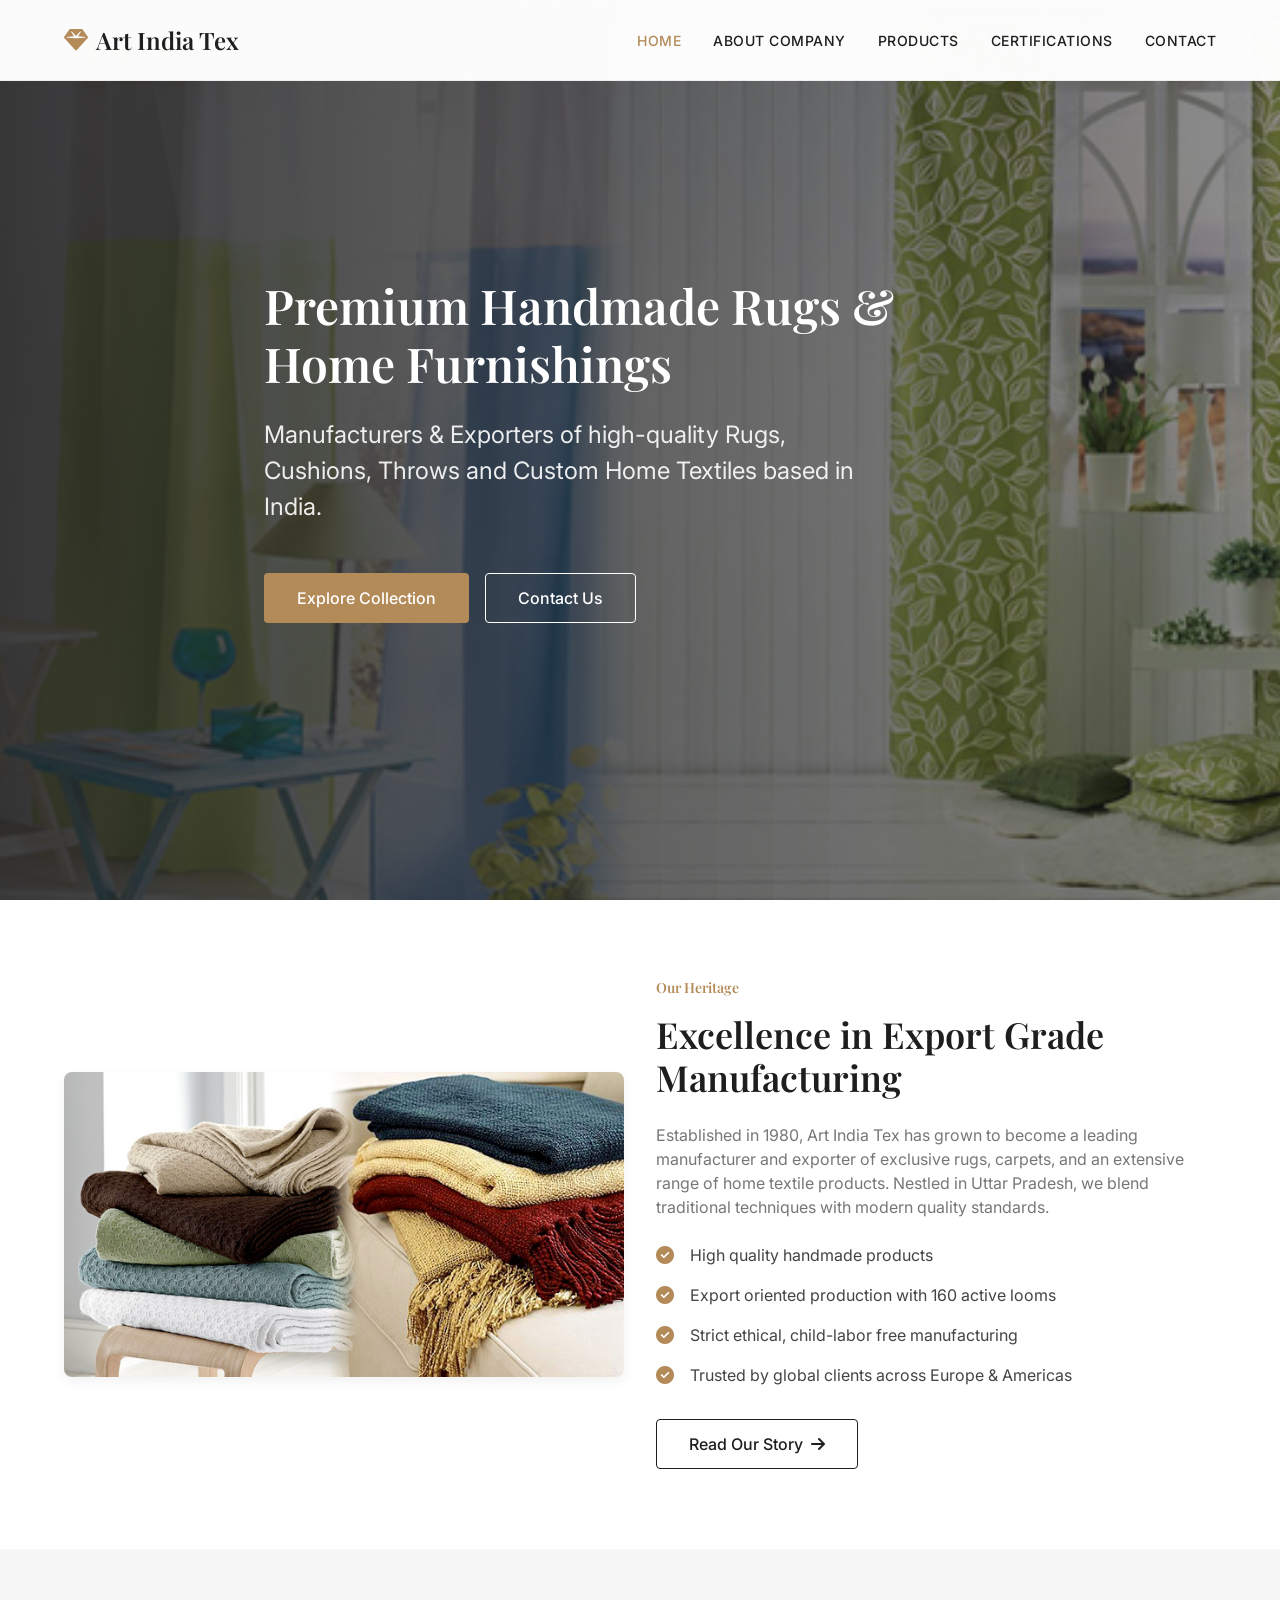
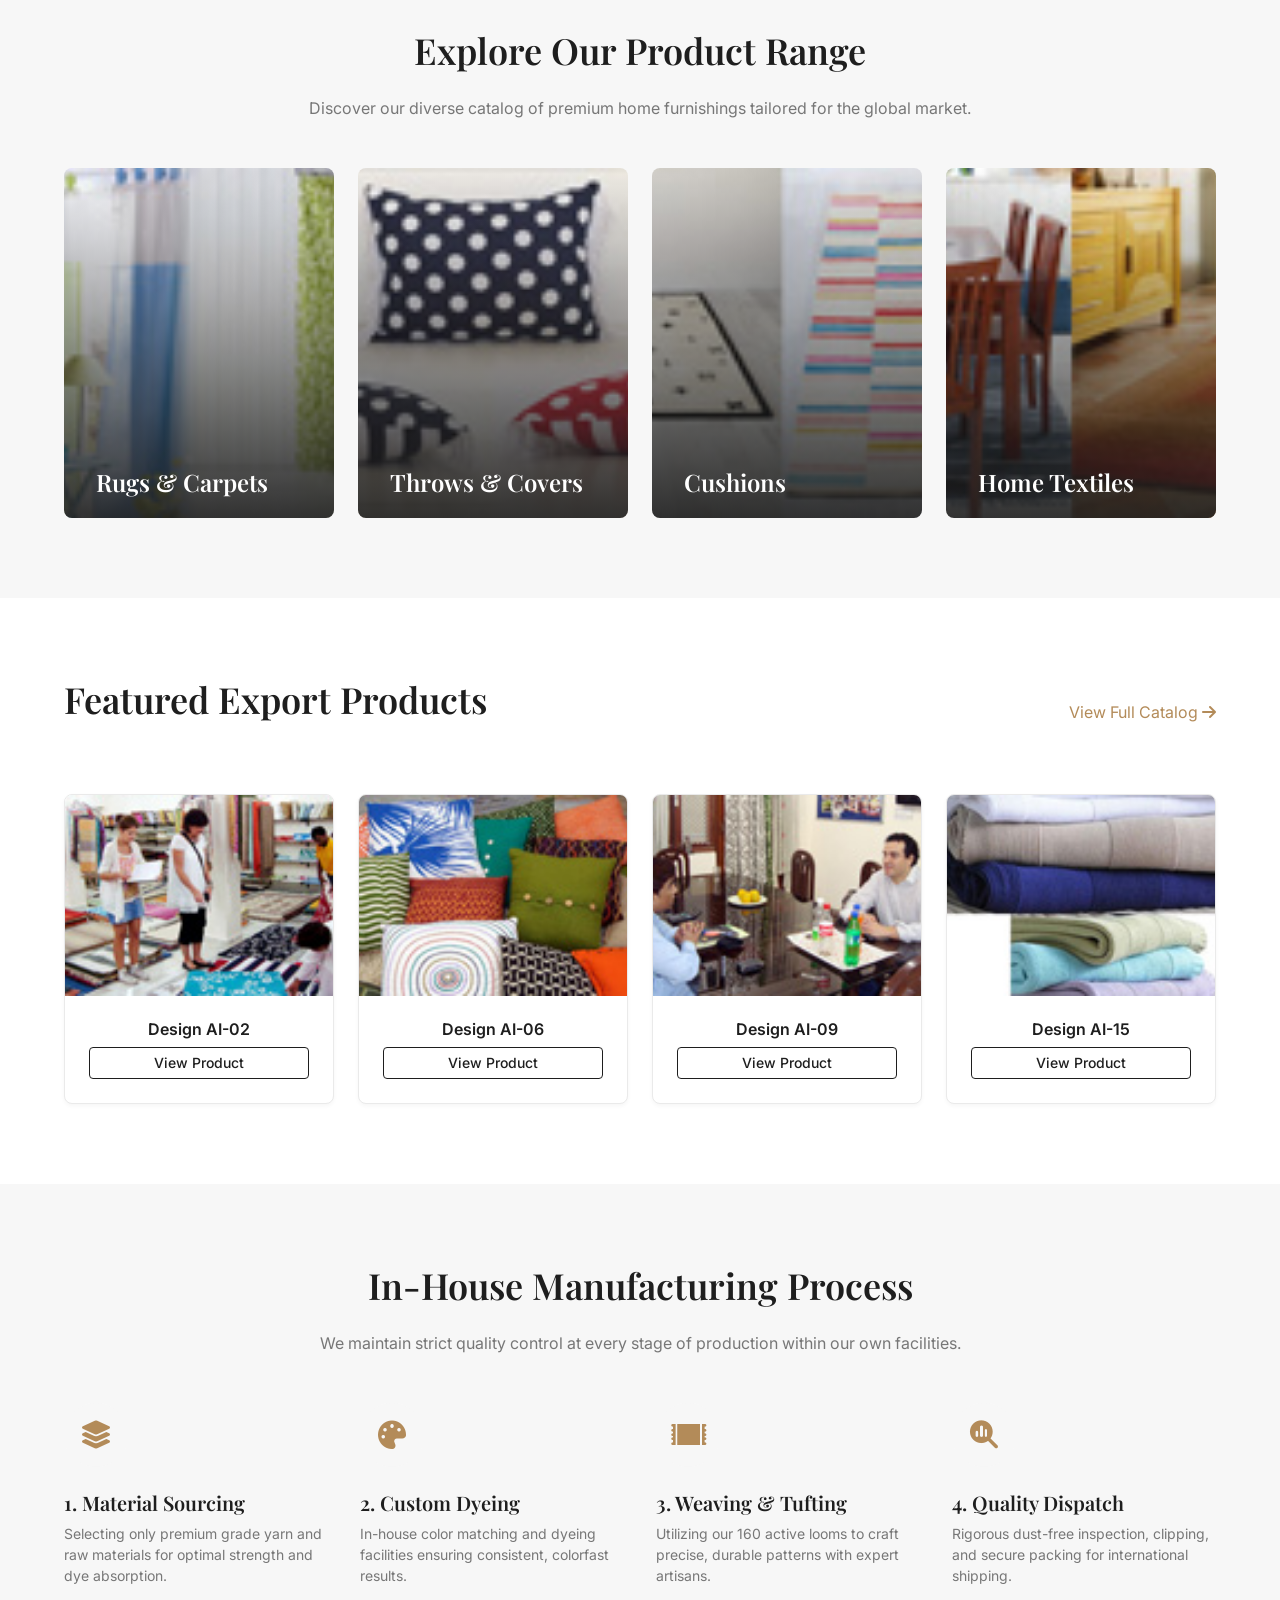
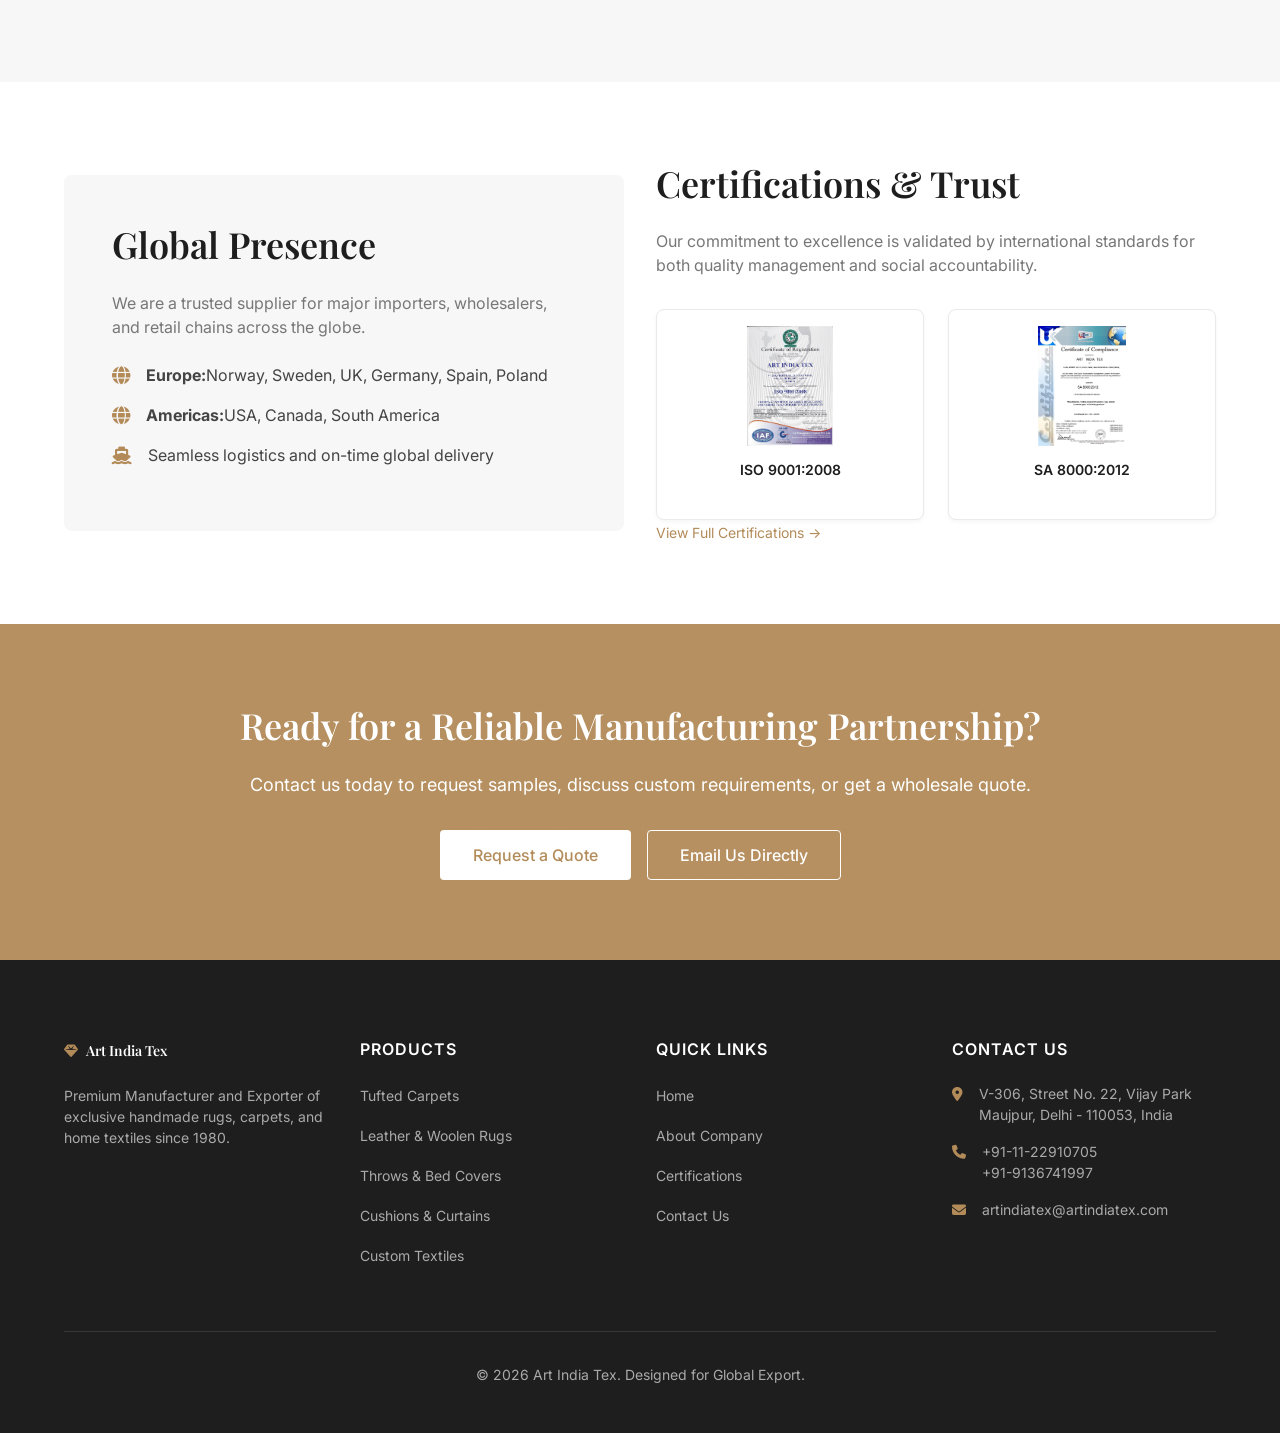
<file: index.html>
<!DOCTYPE html>
<html lang="en">

<head>
  <meta charset="UTF-8">
  <meta name="viewport" content="width=device-width, initial-scale=1.0">
  <meta name="description" content="Art India Tex - Premium Textile Manufacturer & Exporter from India.">
  <title>Art India Tex | Professional Textile Manufacturing & Export</title>

  <link rel="preconnect" href="https://fonts.googleapis.com">
  <link rel="preconnect" href="https://fonts.gstatic.com" crossorigin>
  <link
    href="https://fonts.googleapis.com/css2?family=Inter:wght@400;500;600&family=Playfair+Display:wght@500;600;700&display=swap"
    rel="stylesheet">
  <link rel="stylesheet" href="https://cdnjs.cloudflare.com/ajax/libs/font-awesome/6.4.0/css/all.min.css">

  <link rel="stylesheet" href="src/styles/variables.css">
  <link rel="stylesheet" href="src/styles/main.css">

  <style>
    /* Hero Section */
    .hero {
      position: relative;
      height: 100vh;
      min-height: 700px;
      display: flex;
      align-items: center;
      background-image: url('assets/images/01.jpg');
      background-size: cover;
      background-position: center;
      color: var(--color-text-light);
    }

    .hero-overlay {
      position: absolute;
      inset: 0;
      background: linear-gradient(to right, rgba(30, 30, 30, 0.85) 0%, rgba(30, 30, 30, 0.5) 100%);
      z-index: 1;
    }

    .hero-content {
      position: relative;
      z-index: 2;
      max-width: 800px;
    }

    .hero h1 {
      color: var(--color-text-light);
    }

    .hero p {
      font-size: var(--font-size-h3);
      font-weight: 400;
      opacity: 0.9;
      margin-bottom: var(--spacing-48);
      max-width: 600px;
    }

    /* Process Icons */
    .process-icon-box {
      width: 64px;
      height: 64px;
      background-color: var(--color-section-light);
      border-radius: var(--radius-full);
      display: flex;
      align-items: center;
      justify-content: center;
      font-size: 28px;
      color: var(--color-primary);
      margin-bottom: var(--spacing-24);
    }

    /* Categories */
    .category-card {
      position: relative;
      height: 350px;
      border-radius: var(--radius-md);
      overflow: hidden;
      group: hover;
    }

    .category-card img {
      width: 100%;
      height: 100%;
      object-fit: cover;
      transition: transform var(--transition-normal);
    }

    .category-card:hover img {
      transform: scale(1.05);
    }

    .category-overlay {
      position: absolute;
      inset: 0;
      background: linear-gradient(to top, rgba(30, 30, 30, 0.9) 0%, rgba(30, 30, 30, 0) 100%);
      display: flex;
      align-items: flex-end;
      padding: var(--spacing-32);
    }

    .category-title {
      color: var(--color-text-light);
      margin: 0;
      transform: translateY(10px);
      transition: transform var(--transition-fast);
    }

    .category-card:hover .category-title {
      transform: translateY(0);
    }

    /* Highlight List */
    .highlight-list li {
      display: flex;
      align-items: flex-start;
      margin-bottom: var(--spacing-16);
      font-size: var(--font-size-base);
      color: var(--color-text-main);
    }

    .highlight-list i {
      color: var(--color-primary);
      margin-top: 4px;
      margin-right: var(--spacing-16);
      font-size: 18px;
    }

    /* Product Cards */
    .product-card {
      border: 1px solid #EAEAEA;
      background: var(--color-background);
    }

    .product-img-wrap {
      aspect-ratio: 4/3;
      overflow: hidden;
      position: relative;
    }

    .product-img-wrap img {
      width: 100%;
      height: 100%;
      object-fit: cover;
      transition: transform var(--transition-normal);
    }

    .product-card:hover .product-img-wrap img {
      transform: scale(1.03);
    }

    .product-info {
      padding: var(--spacing-24);
      text-align: center;
    }

    /* CTA Section */
    .cta-banner {
      background-image: linear-gradient(rgba(179, 139, 89, 0.95), rgba(179, 139, 89, 0.95)), url('assets/images/bg.gif');
      color: var(--color-text-light);
    }

    .cta-banner h2 {
      color: var(--color-text-light);
    }
  </style>
</head>

<body>

  <!-- Navbar -->
  <header class="header">
    <div class="container nav">
      <a href="index.html" class="logo">
        <i class="fa-solid fa-gem logo-icon"></i>
        <span>Art India Tex</span>
      </a>
      <button class="mobile-menu-btn"><i class="fa-solid fa-bars"></i></button>
      <nav class="nav-links">
        <a href="index.html" class="nav-link active">Home</a>
        <a href="about.html" class="nav-link">About Company</a>
        <a href="products.html" class="nav-link">Products</a>
        <a href="certificates.html" class="nav-link">Certifications</a>
        <a href="contact.html" class="nav-link">Contact</a>
      </nav>
    </div>
  </header>

  <!-- 1. Hero Section -->
  <section class="hero">
    <div class="hero-overlay"></div>
    <div class="container hero-content fade-up">
      <h1>Premium Handmade Rugs & Home Furnishings</h1>
      <p>Manufacturers & Exporters of high-quality Rugs, Cushions, Throws and Custom Home Textiles based in India.</p>
      <div class="flex gap-16">
        <a href="products.html" class="btn btn-primary">Explore Collection</a>
        <a href="contact.html" class="btn btn-outline">Contact Us</a>
      </div>
    </div>
  </section>

  <!-- 2. About Company -->
  <section class="section">
    <div class="container">
      <div class="grid grid-cols-2 gap-64 items-center fade-up">
        <div>
          <img src="assets/images/03.jpg" alt="Art India Tex Manufacturing"
            style="border-radius: var(--radius-md); box-shadow: var(--shadow-md);">
        </div>
        <div>
          <h4 class="text-primary text-small mb-16 uppercase tracking-wider font-semibold">Our Heritage</h4>
          <h2>Excellence in Export Grade Manufacturing</h2>
          <p class="mb-24 text-muted">Established in 1980, Art India Tex has grown to become a leading manufacturer and
            exporter of exclusive rugs, carpets, and an extensive range of home textile products. Nestled in Uttar
            Pradesh, we blend traditional techniques with modern quality standards.</p>

          <ul class="highlight-list mb-32">
            <li><i class="fa-solid fa-check-circle"></i> High quality handmade products</li>
            <li><i class="fa-solid fa-check-circle"></i> Export oriented production with 160 active looms</li>
            <li><i class="fa-solid fa-check-circle"></i> Strict ethical, child-labor free manufacturing</li>
            <li><i class="fa-solid fa-check-circle"></i> Trusted by global clients across Europe & Americas</li>
          </ul>
          <a href="about.html" class="btn btn-outline-dark">Read Our Story <i class="fa-solid fa-arrow-right"
              style="margin-left: 8px;"></i></a>
        </div>
      </div>
    </div>
  </section>

  <!-- 3. Product Categories -->
  <section class="section section-light">
    <div class="container fade-up">
      <div class="text-center mb-48 text-dark">
        <h2>Explore Our Product Range</h2>
        <p class="text-muted max-w-2xl mx-auto">Discover our diverse catalog of premium home furnishings tailored for
          the global market.</p>
      </div>

      <div class="grid grid-cols-4 gap-24">
        <a href="products.html" class="category-card">
          <img src="assets/images/thumbs/01.jpg" alt="Rugs & Carpets">
          <div class="category-overlay">
            <h3 class="category-title">Rugs & Carpets</h3>
          </div>
        </a>
        <a href="products.html" class="category-card">
          <img src="assets/images/thumbs/05.jpg" alt="Throws & Bed Covers">
          <div class="category-overlay">
            <h3 class="category-title">Throws & Covers</h3>
          </div>
        </a>
        <a href="products.html" class="category-card">
          <img src="assets/images/thumbs/08.jpg" alt="Cushions">
          <div class="category-overlay">
            <h3 class="category-title">Cushions</h3>
          </div>
        </a>
        <a href="products.html" class="category-card">
          <img src="assets/images/thumbs/12.jpg" alt="Home Textiles">
          <div class="category-overlay">
            <h3 class="category-title">Home Textiles</h3>
          </div>
        </a>
      </div>
    </div>
  </section>

  <!-- 4. Featured Products (Gallery/Showcase preview) -->
  <section class="section">
    <div class="container fade-up">
      <div class="flex items-center justify-between mb-48">
        <h2>Featured Export Products</h2>
        <a href="products.html" class="text-primary font-medium">View Full Catalog <i
            class="fa-solid fa-arrow-right ml-8"></i></a>
      </div>

      <div class="grid grid-cols-4 gap-24">
        <!-- Reusing thumbs 02, 06, 09, 15 -->
        <div class="card product-card">
          <div class="product-img-wrap"><img src="assets/images/thumbs/02.jpg" alt="Product AI-02">
          </div>
          <div class="product-info">
            <h4 class="mb-8" style="font-family: var(--font-family-sans); font-size: 16px;">Design AI-02</h4>
            <a href="products.html" class="btn btn-outline-dark"
              style="padding: 8px 16px; font-size: 14px; width: 100%;">View Product</a>
          </div>
        </div>
        <div class="card product-card">
          <div class="product-img-wrap"><img src="assets/images/thumbs/06.jpg" alt="Product AI-06">
          </div>
          <div class="product-info">
            <h4 class="mb-8" style="font-family: var(--font-family-sans); font-size: 16px;">Design AI-06</h4>
            <a href="products.html" class="btn btn-outline-dark"
              style="padding: 8px 16px; font-size: 14px; width: 100%;">View Product</a>
          </div>
        </div>
        <div class="card product-card">
          <div class="product-img-wrap"><img src="assets/images/thumbs/09.jpg" alt="Product AI-09">
          </div>
          <div class="product-info">
            <h4 class="mb-8" style="font-family: var(--font-family-sans); font-size: 16px;">Design AI-09</h4>
            <a href="products.html" class="btn btn-outline-dark"
              style="padding: 8px 16px; font-size: 14px; width: 100%;">View Product</a>
          </div>
        </div>
        <div class="card product-card">
          <div class="product-img-wrap"><img src="assets/images/thumbs/15.jpg" alt="Product AI-15">
          </div>
          <div class="product-info">
            <h4 class="mb-8" style="font-family: var(--font-family-sans); font-size: 16px;">Design AI-15</h4>
            <a href="products.html" class="btn btn-outline-dark"
              style="padding: 8px 16px; font-size: 14px; width: 100%;">View Product</a>
          </div>
        </div>
      </div>
    </div>
  </section>

  <!-- 5. Manufacturing Process -->
  <section class="section section-light">
    <div class="container fade-up">
      <div class="text-center mb-48">
        <h2>In-House Manufacturing Process</h2>
        <p class="text-muted max-w-2xl mx-auto">We maintain strict quality control at every stage of production within
          our own facilities.</p>
      </div>

      <div class="grid grid-cols-4 gap-32">
        <div>
          <div class="process-icon-box"><i class="fa-solid fa-layer-group"></i></div>
          <h3 style="font-size: 20px; margin-bottom: 8px;">1. Material Sourcing</h3>
          <p class="text-muted text-small">Selecting only premium grade yarn and raw materials for optimal strength and
            dye absorption.</p>
        </div>
        <div>
          <div class="process-icon-box"><i class="fa-solid fa-palette"></i></div>
          <h3 style="font-size: 20px; margin-bottom: 8px;">2. Custom Dyeing</h3>
          <p class="text-muted text-small">In-house color matching and dyeing facilities ensuring consistent, colorfast
            results.</p>
        </div>
        <div>
          <div class="process-icon-box"><i class="fa-solid fa-rug"></i></div>
          <h3 style="font-size: 20px; margin-bottom: 8px;">3. Weaving & Tufting</h3>
          <p class="text-muted text-small">Utilizing our 160 active looms to craft precise, durable patterns with expert
            artisans.</p>
        </div>
        <div>
          <div class="process-icon-box"><i class="fa-solid fa-magnifying-glass-chart"></i></div>
          <h3 style="font-size: 20px; margin-bottom: 8px;">4. Quality Dispatch</h3>
          <p class="text-muted text-small">Rigorous dust-free inspection, clipping, and secure packing for international
            shipping.</p>
        </div>
      </div>
    </div>
  </section>

  <!-- 6 & 7. Certifications / Trust & Global Export -->
  <section class="section">
    <div class="container">
      <div class="grid grid-cols-2 gap-64 items-center fade-up">
        <div
          style="background-color: var(--color-section-light); padding: var(--spacing-48); border-radius: var(--radius-md);">
          <h2 class="mb-24">Global Presence</h2>
          <p class="text-muted mb-24">We are a trusted supplier for major importers, wholesalers, and retail chains
            across the globe.</p>
          <ul class="highlight-list">
            <li><i class="fa-solid fa-globe"></i> <strong>Europe:</strong> Norway, Sweden, UK, Germany, Spain, Poland
            </li>
            <li><i class="fa-solid fa-globe"></i> <strong>Americas:</strong> USA, Canada, South America</li>
            <li><i class="fa-solid fa-ship"></i> Seamless logistics and on-time global delivery</li>
          </ul>
        </div>

        <div>
          <h2 class="mb-24">Certifications & Trust</h2>
          <p class="text-muted mb-32">Our commitment to excellence is validated by international standards for both
            quality management and social accountability.</p>

          <div class="flex gap-24">
            <div class="card p-16" style="padding: 16px; border: 1px solid #EAEAEA; flex: 1; text-align: center;">
              <img src="assets/images/9000-2008.jpg" alt="ISO Certification"
                style="height: 120px; margin: 0 auto 16px auto;">
              <h4 style="font-family: var(--font-family-sans); font-size: 14px; font-weight: 600;">ISO 9001:2008</h4>
            </div>
            <div class="card p-16" style="padding: 16px; border: 1px solid #EAEAEA; flex: 1; text-align: center;">
              <img src="assets/images/newcb1.jpg" alt="SA Certification"
                style="height: 120px; margin: 0 auto 16px auto;">
              <h4 style="font-family: var(--font-family-sans); font-size: 14px; font-weight: 600;">SA 8000:2012</h4>
            </div>
          </div>
          <div class="text-right mt-16">
            <a href="certificates.html" class="text-primary font-medium text-small">View Full Certifications &rarr;</a>
          </div>
        </div>
      </div>
    </div>
  </section>

  <!-- 8. Contact CTA -->
  <section class="section section-padding cta-banner text-center">
    <div class="container fade-up">
      <h2 style="font-size: var(--font-size-h2);">Ready for a Reliable Manufacturing Partnership?</h2>
      <p class="mb-32 max-w-2xl mx-auto text-light" style="color: white; font-size: 18px;">Contact us today to request
        samples, discuss custom requirements, or get a wholesale quote.</p>
      <div class="flex gap-16 justify-center">
        <a href="contact.html" class="btn" style="background: white; color: var(--color-primary);">Request a Quote</a>
        <a href="mailto:artindiatex@artindiatex.com" class="btn btn-outline"
          style="border-color: white; color: white;">Email Us Directly</a>
      </div>
    </div>
  </section>

  <!-- 9. Footer (4 Columns) -->
  <footer class="footer">
    <div class="container">
      <div class="grid grid-cols-4 gap-32">
        <!-- Col 1: Company -->
        <div>
          <a href="index.html" class="logo mb-24" style="color: white;">
            <i class="fa-solid fa-gem logo-icon"></i>
            <span>Art India Tex</span>
          </a>
          <p>Premium Manufacturer and Exporter of exclusive handmade rugs, carpets, and home textiles since 1980.</p>
        </div>

        <!-- Col 2: Products -->
        <div>
          <h3>Products</h3>
          <ul class="footer-links">
            <li><a href="products.html">Tufted Carpets</a></li>
            <li><a href="products.html">Leather & Woolen Rugs</a></li>
            <li><a href="products.html">Throws & Bed Covers</a></li>
            <li><a href="products.html">Cushions & Curtains</a></li>
            <li><a href="products.html">Custom Textiles</a></li>
          </ul>
        </div>

        <!-- Col 3: Quick Links -->
        <div>
          <h3>Quick Links</h3>
          <ul class="footer-links">
            <li><a href="index.html">Home</a></li>
            <li><a href="about.html">About Company</a></li>
            <li><a href="certificates.html">Certifications</a></li>
            <li><a href="contact.html">Contact Us</a></li>
          </ul>
        </div>

        <!-- Col 4: Contact Info -->
        <div>
          <h3>Contact Us</h3>
          <ul class="footer-contact">
            <li>
              <i class="fa-solid fa-location-dot"></i>
              <span>V-306, Street No. 22, Vijay Park Maujpur, Delhi - 110053, India</span>
            </li>
            <li>
              <i class="fa-solid fa-phone"></i>
              <span>+91-11-22910705<br>+91-9136741997</span>
            </li>
            <li>
              <i class="fa-solid fa-envelope"></i>
              <span>artindiatex@artindiatex.com</span>
            </li>
          </ul>
        </div>
      </div>

      <div class="footer-bottom">
        <p>&copy; 2026 Art India Tex. Designed for Global Export.</p>
      </div>
    </div>
  </footer>

  <script src="src/js/main.js"></script>
</body>

</html>
</file>
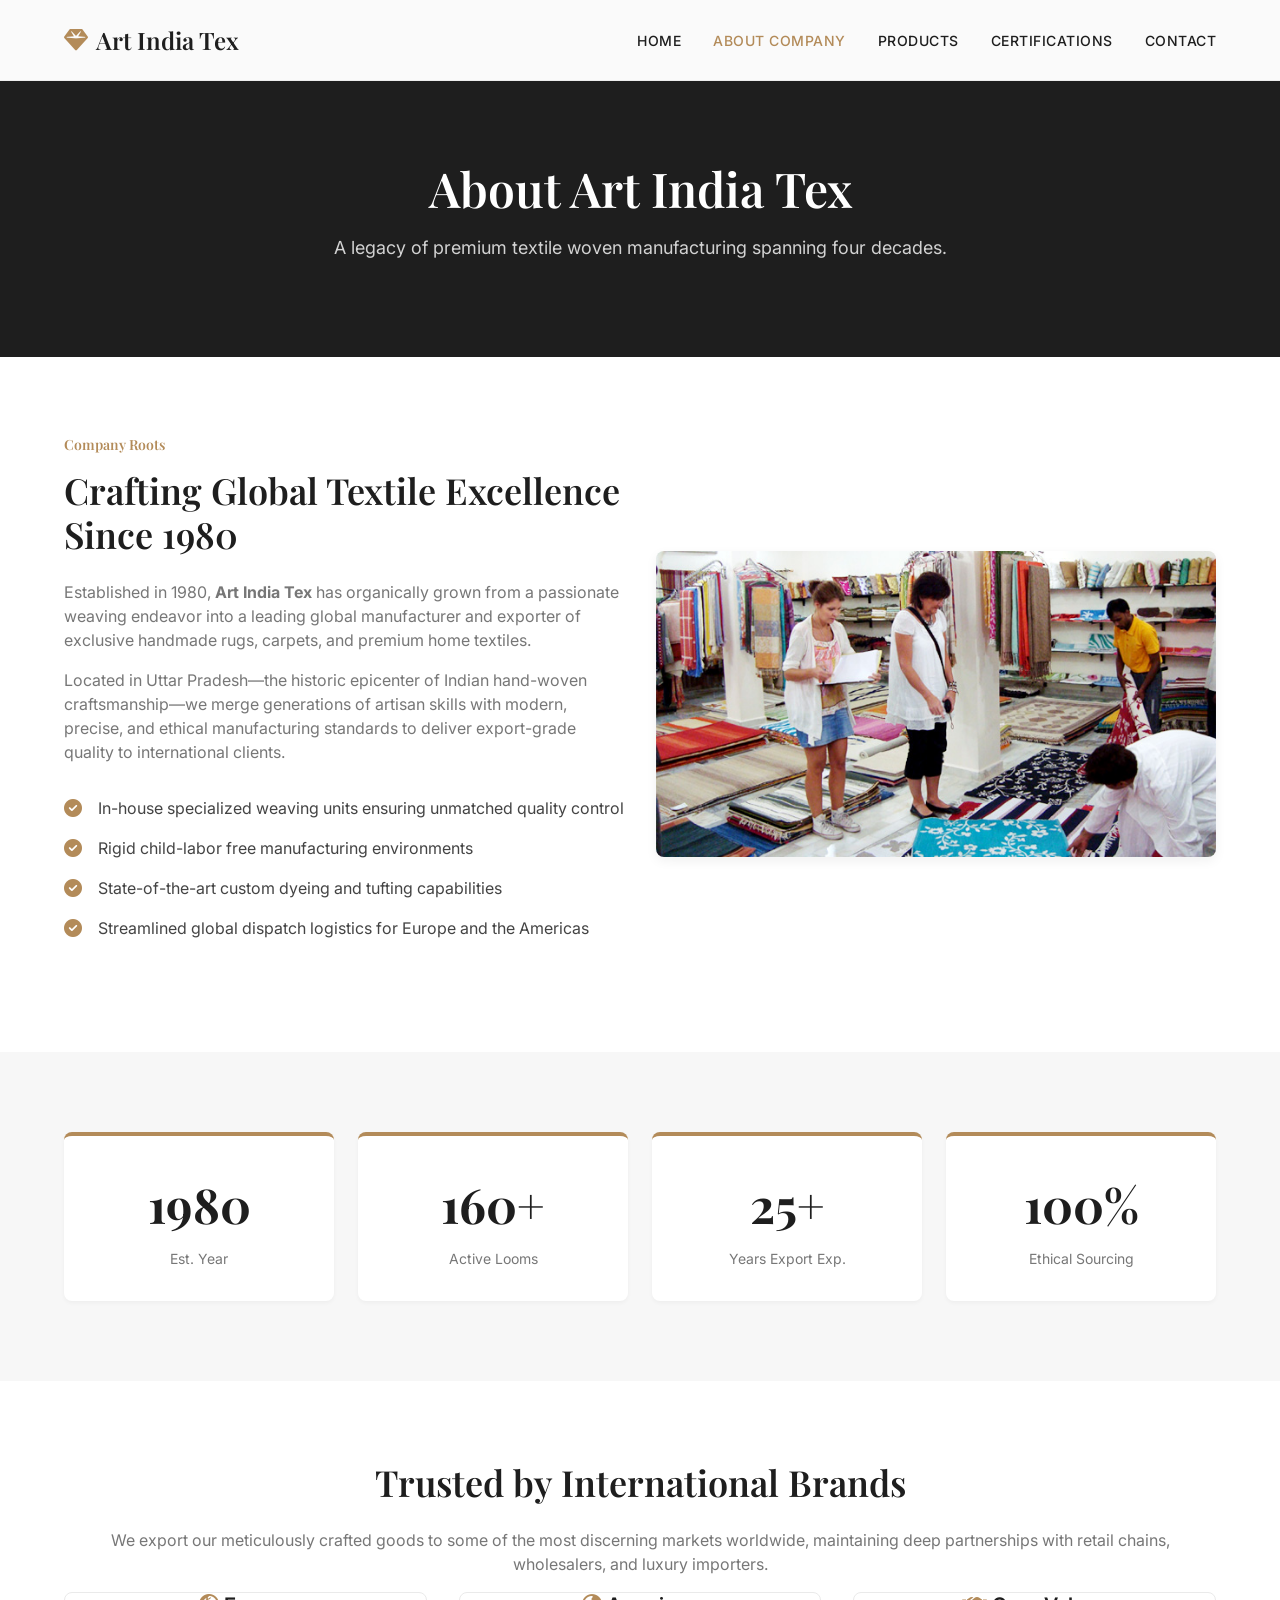
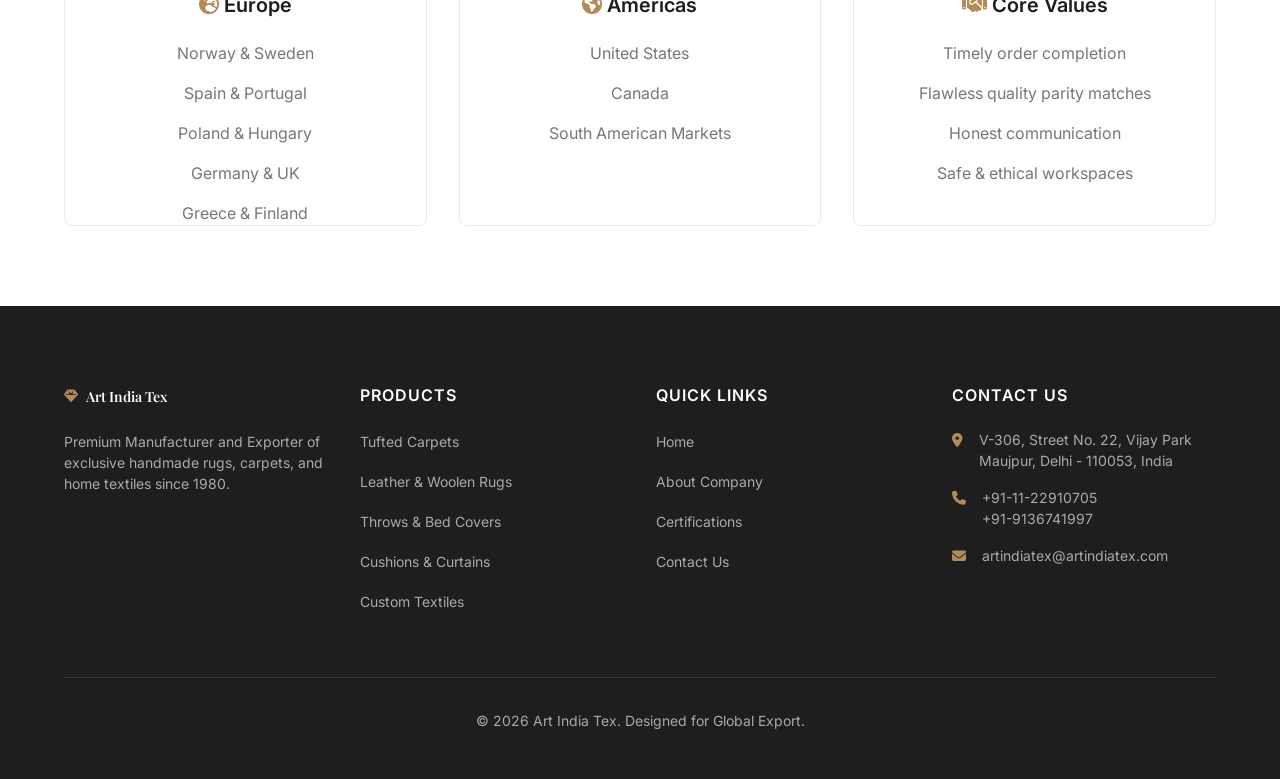
<file: about.html>
<!DOCTYPE html>
<html lang="en">

<head>
    <meta charset="UTF-8">
    <meta name="viewport" content="width=device-width, initial-scale=1.0">
    <meta name="description"
        content="Art India Tex - Discover our company heritage, manufacturing capabilities, and our strict quality processes.">
    <title>About Company | Art India Tex</title>

    <link rel="preconnect" href="https://fonts.googleapis.com">
    <link rel="preconnect" href="https://fonts.gstatic.com" crossorigin>
    <link
        href="https://fonts.googleapis.com/css2?family=Inter:wght@400;500;600&family=Playfair+Display:wght@500;600;700&display=swap"
        rel="stylesheet">
    <link rel="stylesheet" href="https://cdnjs.cloudflare.com/ajax/libs/font-awesome/6.4.0/css/all.min.css">

    <link rel="stylesheet" href="src/styles/variables.css">
    <link rel="stylesheet" href="src/styles/main.css">

    <style>
        .page-header {
            padding: 160px 0 var(--spacing-80);
            background-color: var(--color-dark);
            color: var(--color-text-light);
            text-align: center;
        }

        .page-header h1 {
            color: var(--color-text-light);
        }

        .stats-card {
            background-color: var(--color-background);
            padding: var(--spacing-32);
            border-radius: var(--radius-md);
            box-shadow: var(--shadow-sm);
            text-align: center;
            border-top: 4px solid var(--color-primary);
        }

        .stats-number {
            font-size: var(--font-size-h1);
            font-family: var(--font-family-serif);
            color: var(--color-dark);
            font-weight: 700;
            margin-bottom: var(--spacing-8);
        }

        .highlight-list li {
            display: flex;
            align-items: flex-start;
            margin-bottom: var(--spacing-16);
            font-size: var(--font-size-base);
            color: var(--color-text-main);
        }

        .highlight-list i {
            color: var(--color-primary);
            margin-top: 4px;
            margin-right: var(--spacing-16);
            font-size: 18px;
        }
    </style>
</head>

<body>

    <!-- Navbar -->
    <header class="header">
        <div class="container nav">
            <a href="index.html" class="logo">
                <i class="fa-solid fa-gem logo-icon"></i>
                <span>Art India Tex</span>
            </a>
            <button class="mobile-menu-btn"><i class="fa-solid fa-bars"></i></button>
            <nav class="nav-links">
                <a href="index.html" class="nav-link">Home</a>
                <a href="about.html" class="nav-link active">About Company</a>
                <a href="products.html" class="nav-link">Products</a>
                <a href="certificates.html" class="nav-link">Certifications</a>
                <a href="contact.html" class="nav-link">Contact</a>
            </nav>
        </div>
    </header>

    <!-- Page Header -->
    <section class="page-header">
        <div class="container fade-up">
            <h1 class="mb-16">About Art India Tex</h1>
            <p style="opacity: 0.8; font-size: 18px;" class="max-w-2xl mx-auto">A legacy of premium textile woven
                manufacturing spanning four decades.</p>
        </div>
    </section>

    <!-- Company Overview (Two-column layout) -->
    <section class="section">
        <div class="container">
            <div class="grid grid-cols-2 gap-64 items-center fade-up">
                <div>
                    <h4 class="text-primary text-small mb-16 uppercase tracking-wider font-semibold">Company Roots</h4>
                    <h2 class="mb-24">Crafting Global Textile Excellence Since 1980</h2>
                    <p class="mb-16 text-muted">Established in 1980, <strong>Art India Tex</strong> has organically
                        grown from a passionate weaving endeavor into a leading global manufacturer and exporter of
                        exclusive handmade rugs, carpets, and premium home textiles.</p>
                    <p class="mb-32 text-muted">Located in Uttar Pradesh—the historic epicenter of Indian hand-woven
                        craftsmanship—we merge generations of artisan skills with modern, precise, and ethical
                        manufacturing standards to deliver export-grade quality to international clients.</p>

                    <ul class="highlight-list mb-32">
                        <li><i class="fa-solid fa-check-circle"></i> In-house specialized weaving units ensuring
                            unmatched quality control</li>
                        <li><i class="fa-solid fa-check-circle"></i> Rigid child-labor free manufacturing environments
                        </li>
                        <li><i class="fa-solid fa-check-circle"></i> State-of-the-art custom dyeing and tufting
                            capabilities</li>
                        <li><i class="fa-solid fa-check-circle"></i> Streamlined global dispatch logistics for Europe
                            and the Americas</li>
                    </ul>
                </div>
                <div>
                    <img src="assets/images/02.jpg" alt="Art India Tex Factory Heritage"
                        style="border-radius: var(--radius-md); box-shadow: var(--shadow-md);">
                </div>
            </div>
        </div>
    </section>

    <!-- Stats -->
    <section class="section section-light">
        <div class="container fade-up">
            <div class="grid grid-cols-4 gap-24">
                <div class="stats-card">
                    <div class="stats-number">1980</div>
                    <div class="text-muted font-medium text-small uppercase tracking-wider">Est. Year</div>
                </div>
                <div class="stats-card">
                    <div class="stats-number">160+</div>
                    <div class="text-muted font-medium text-small uppercase tracking-wider">Active Looms</div>
                </div>
                <div class="stats-card">
                    <div class="stats-number">25+</div>
                    <div class="text-muted font-medium text-small uppercase tracking-wider">Years Export Exp.</div>
                </div>
                <div class="stats-card">
                    <div class="stats-number">100%</div>
                    <div class="text-muted font-medium text-small uppercase tracking-wider">Ethical Sourcing</div>
                </div>
            </div>
        </div>
    </section>

    <!-- Global Export Focus -->
    <section class="section">
        <div class="container fade-up text-center">
            <h2 class="mb-24">Trusted by International Brands</h2>
            <p class="text-muted max-w-2xl mx-auto mb-64">We export our meticulously crafted goods to some of the most
                discerning markets worldwide, maintaining deep partnerships with retail chains, wholesalers, and luxury
                importers.</p>

            <div class="grid grid-cols-3 gap-32 text-left max-w-4xl mx-auto">
                <div class="p-32"
                    style="background-color: var(--color-background); border: 1px solid #EAEAEA; border-radius: var(--radius-md);">
                    <h3 class="mb-24" style="font-size: 20px; font-family: var(--font-family-sans);"><i
                            class="fa-solid fa-earth-europe text-primary mr-16"></i> Europe</h3>
                    <ul class="text-muted flex flex-col gap-16">
                        <li>Norway & Sweden</li>
                        <li>Spain & Portugal</li>
                        <li>Poland & Hungary</li>
                        <li>Germany & UK</li>
                        <li>Greece & Finland</li>
                    </ul>
                </div>
                <div class="p-32"
                    style="background-color: var(--color-background); border: 1px solid #EAEAEA; border-radius: var(--radius-md);">
                    <h3 class="mb-24" style="font-size: 20px; font-family: var(--font-family-sans);"><i
                            class="fa-solid fa-earth-americas text-primary mr-16"></i> Americas</h3>
                    <ul class="text-muted flex flex-col gap-16">
                        <li>United States</li>
                        <li>Canada</li>
                        <li>South American Markets</li>
                    </ul>
                </div>
                <div class="p-32"
                    style="background-color: var(--color-background); border: 1px solid #EAEAEA; border-radius: var(--radius-md);">
                    <h3 class="mb-24" style="font-size: 20px; font-family: var(--font-family-sans);"><i
                            class="fa-solid fa-handshake text-primary mr-16"></i> Core Values</h3>
                    <ul class="text-muted flex flex-col gap-16">
                        <li>Timely order completion</li>
                        <li>Flawless quality parity matches</li>
                        <li>Honest communication</li>
                        <li>Safe & ethical workspaces</li>
                    </ul>
                </div>
            </div>
        </div>
    </section>

    <!-- 9. Footer (4 Columns) -->
    <footer class="footer">
        <div class="container">
            <div class="grid grid-cols-4 gap-32">
                <!-- Col 1: Company -->
                <div>
                    <a href="index.html" class="logo mb-24" style="color: white;">
                        <i class="fa-solid fa-gem logo-icon"></i>
                        <span>Art India Tex</span>
                    </a>
                    <p>Premium Manufacturer and Exporter of exclusive handmade rugs, carpets, and home textiles since
                        1980.</p>
                </div>

                <!-- Col 2: Products -->
                <div>
                    <h3>Products</h3>
                    <ul class="footer-links">
                        <li><a href="products.html">Tufted Carpets</a></li>
                        <li><a href="products.html">Leather & Woolen Rugs</a></li>
                        <li><a href="products.html">Throws & Bed Covers</a></li>
                        <li><a href="products.html">Cushions & Curtains</a></li>
                        <li><a href="products.html">Custom Textiles</a></li>
                    </ul>
                </div>

                <!-- Col 3: Quick Links -->
                <div>
                    <h3>Quick Links</h3>
                    <ul class="footer-links">
                        <li><a href="index.html">Home</a></li>
                        <li><a href="about.html">About Company</a></li>
                        <li><a href="certificates.html">Certifications</a></li>
                        <li><a href="contact.html">Contact Us</a></li>
                    </ul>
                </div>

                <!-- Col 4: Contact Info -->
                <div>
                    <h3>Contact Us</h3>
                    <ul class="footer-contact">
                        <li>
                            <i class="fa-solid fa-location-dot"></i>
                            <span>V-306, Street No. 22, Vijay Park Maujpur, Delhi - 110053, India</span>
                        </li>
                        <li>
                            <i class="fa-solid fa-phone"></i>
                            <span>+91-11-22910705<br>+91-9136741997</span>
                        </li>
                        <li>
                            <i class="fa-solid fa-envelope"></i>
                            <span>artindiatex@artindiatex.com</span>
                        </li>
                    </ul>
                </div>
            </div>

            <div class="footer-bottom">
                <p>&copy; 2026 Art India Tex. Designed for Global Export.</p>
            </div>
        </div>
    </footer>

    <script src="src/js/main.js"></script>
</body>

</html>
</file>
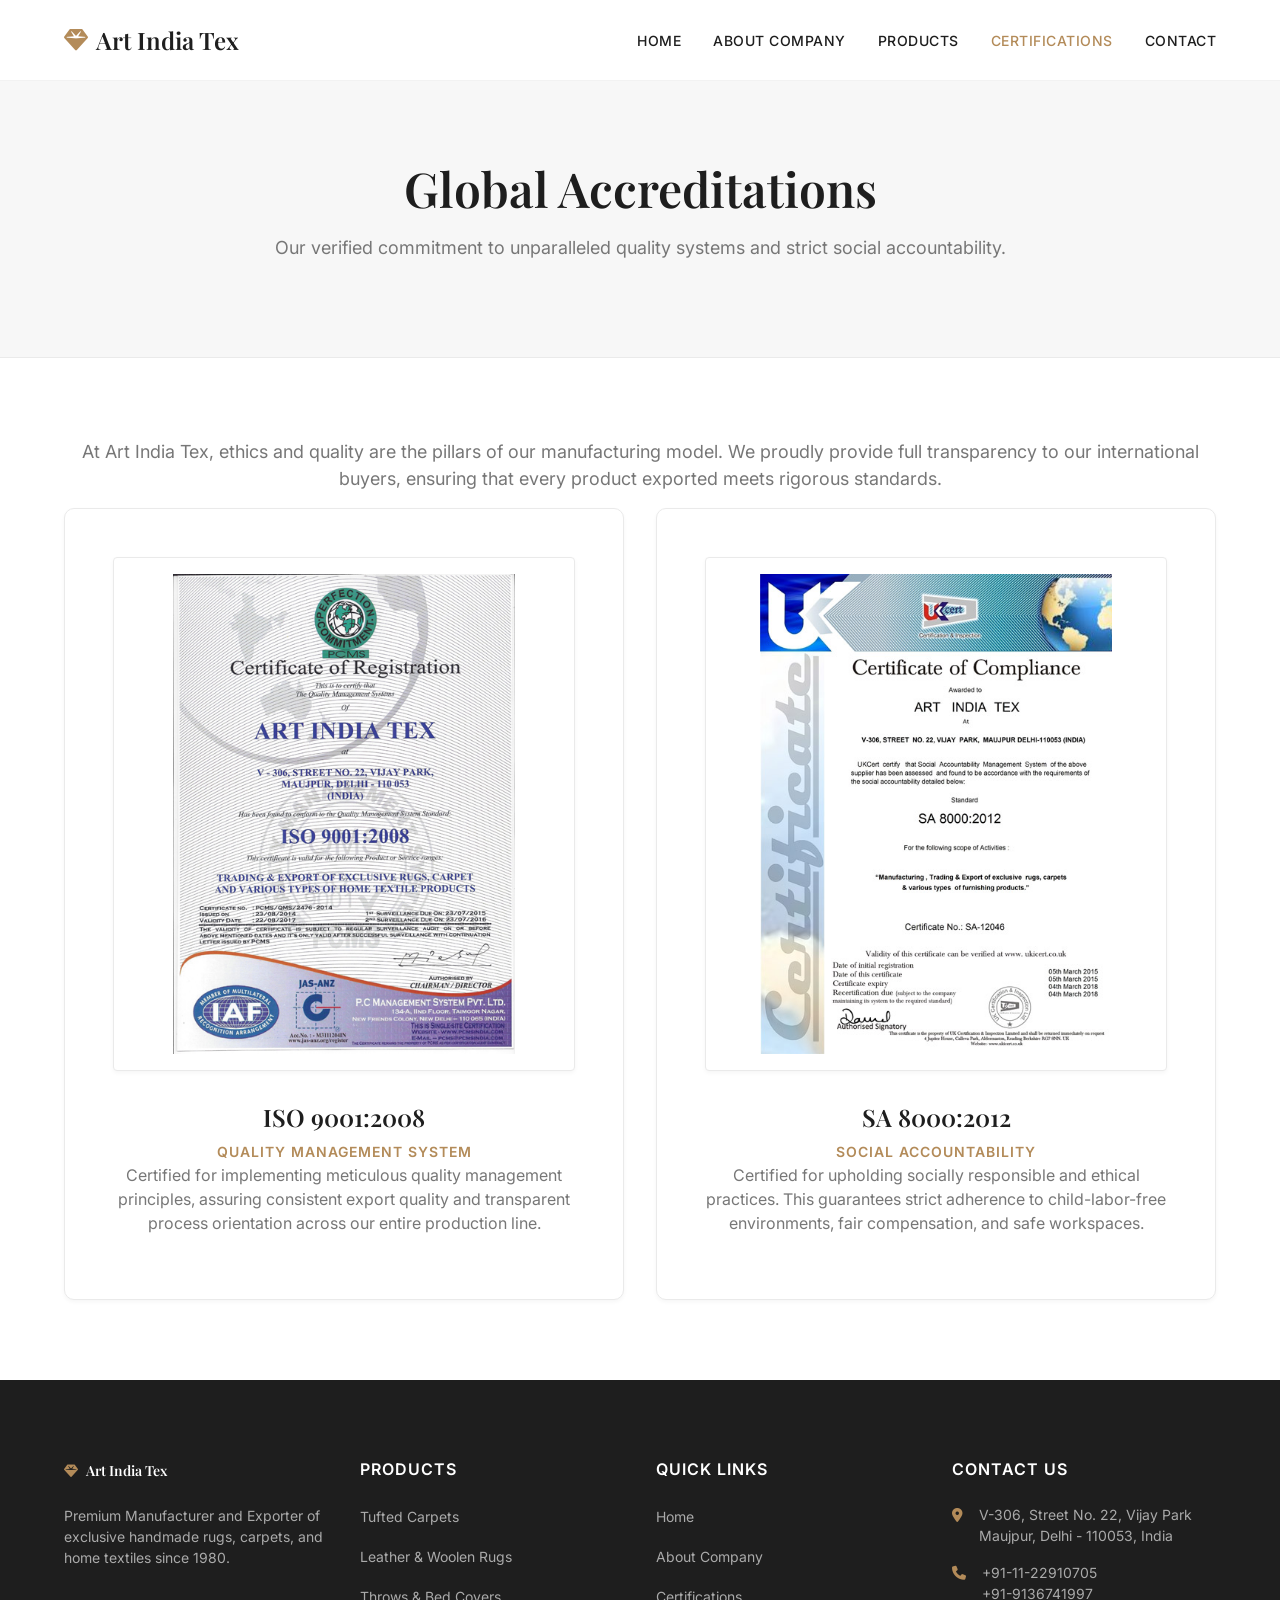
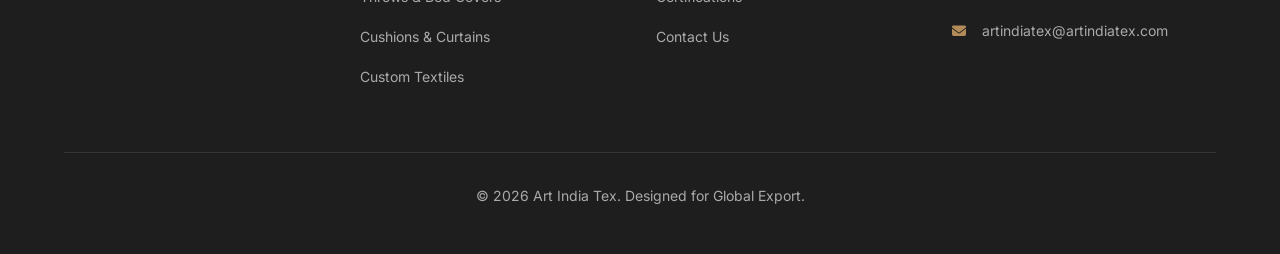
<file: certificates.html>
<!DOCTYPE html>
<html lang="en">

<head>
    <meta charset="UTF-8">
    <meta name="viewport" content="width=device-width, initial-scale=1.0">
    <meta name="description"
        content="View Art India Tex official quality and ethical certifications, including ISO 9001:2008 and SA 8000:2012.">
    <title>Certifications | Art India Tex</title>

    <link rel="preconnect" href="https://fonts.googleapis.com">
    <link rel="preconnect" href="https://fonts.gstatic.com" crossorigin>
    <link
        href="https://fonts.googleapis.com/css2?family=Inter:wght@400;500;600&family=Playfair+Display:wght@500;600;700&display=swap"
        rel="stylesheet">
    <link rel="stylesheet" href="https://cdnjs.cloudflare.com/ajax/libs/font-awesome/6.4.0/css/all.min.css">

    <link rel="stylesheet" href="src/styles/variables.css">
    <link rel="stylesheet" href="src/styles/main.css">

    <style>
        .page-header {
            padding: 160px 0 var(--spacing-80);
            background-color: var(--color-section-light);
            text-align: center;
            border-bottom: 1px solid #EAEAEA;
        }

        .cert-card {
            background-color: var(--color-background);
            border-radius: var(--radius-lg);
            padding: var(--spacing-48);
            box-shadow: var(--shadow-sm);
            text-align: center;
            transition: transform var(--transition-normal);
            border: 1px solid #EAEAEA;
        }

        .cert-card:hover {
            transform: translateY(-8px);
            box-shadow: var(--shadow-lg);
        }

        .cert-image {
            margin: 0 auto var(--spacing-32);
            border: 1px solid #EAEAEA;
            padding: var(--spacing-16);
            background: white;
            box-shadow: var(--shadow-sm);
            border-radius: var(--radius-sm);
        }

        .cert-image img {
            max-height: 480px;
            width: auto;
            margin: 0 auto;
        }
    </style>
</head>

<body>

    <!-- Navbar -->
    <header class="header">
        <div class="container nav">
            <a href="index.html" class="logo">
                <i class="fa-solid fa-gem logo-icon"></i>
                <span>Art India Tex</span>
            </a>
            <button class="mobile-menu-btn"><i class="fa-solid fa-bars"></i></button>
            <nav class="nav-links">
                <a href="index.html" class="nav-link">Home</a>
                <a href="about.html" class="nav-link">About Company</a>
                <a href="products.html" class="nav-link">Products</a>
                <a href="certificates.html" class="nav-link active">Certifications</a>
                <a href="contact.html" class="nav-link">Contact</a>
            </nav>
        </div>
    </header>

    <!-- Page Header -->
    <section class="page-header">
        <div class="container fade-up">
            <h1 class="mb-16">Global Accreditations</h1>
            <p class="text-muted text-small max-w-2xl mx-auto" style="font-size: 18px;">Our verified commitment to
                unparalleled quality systems and strict social accountability.</p>
        </div>
    </section>

    <!-- Certifications -->
    <section class="section">
        <div class="container fade-up text-center mb-64">
            <p class="text-muted max-w-2xl mx-auto" style="font-size: 18px;">
                At Art India Tex, ethics and quality are the pillars of our manufacturing model. We proudly provide full
                transparency to our international buyers, ensuring that every product exported meets rigorous standards.
            </p>
        </div>

        <div class="container">
            <div class="grid grid-cols-2 gap-48 max-w-4xl mx-auto fade-up">

                <!-- ISO Certificate -->
                <div class="cert-card">
                    <div class="cert-image">
                        <img src="assets/images/9000-2008.jpg" alt="ISO 9001:2008 Certificate">
                    </div>
                    <h2 class="mb-8" style="font-size: var(--font-size-h3);">ISO 9001:2008</h2>
                    <span
                        style="font-size: 14px; font-weight: 600; text-transform: uppercase; letter-spacing: 1px; color: var(--color-primary);">Quality
                        Management System</span>
                    <p class="text-muted mt-24">
                        Certified for implementing meticulous quality management principles, assuring consistent export
                        quality and transparent process orientation across our entire production line.
                    </p>
                </div>

                <!-- SA Certificate -->
                <div class="cert-card">
                    <div class="cert-image">
                        <img src="assets/images/newcb1.jpg" alt="SA 8000:2012 Certificate">
                    </div>
                    <h2 class="mb-8" style="font-size: var(--font-size-h3);">SA 8000:2012</h2>
                    <span
                        style="font-size: 14px; font-weight: 600; text-transform: uppercase; letter-spacing: 1px; color: var(--color-primary);">Social
                        Accountability</span>
                    <p class="text-muted mt-24">
                        Certified for upholding socially responsible and ethical practices. This guarantees strict
                        adherence to child-labor-free environments, fair compensation, and safe workspaces.
                    </p>
                </div>

            </div>
        </div>
    </section>

    <!-- 9. Footer (4 Columns) -->
    <footer class="footer">
        <div class="container">
            <div class="grid grid-cols-4 gap-32">
                <div>
                    <a href="index.html" class="logo mb-24" style="color: white;">
                        <i class="fa-solid fa-gem logo-icon"></i>
                        <span>Art India Tex</span>
                    </a>
                    <p>Premium Manufacturer and Exporter of exclusive handmade rugs, carpets, and home textiles since
                        1980.</p>
                </div>
                <div>
                    <h3>Products</h3>
                    <ul class="footer-links">
                        <li><a href="products.html">Tufted Carpets</a></li>
                        <li><a href="products.html">Leather & Woolen Rugs</a></li>
                        <li><a href="products.html">Throws & Bed Covers</a></li>
                        <li><a href="products.html">Cushions & Curtains</a></li>
                        <li><a href="products.html">Custom Textiles</a></li>
                    </ul>
                </div>
                <div>
                    <h3>Quick Links</h3>
                    <ul class="footer-links">
                        <li><a href="index.html">Home</a></li>
                        <li><a href="about.html">About Company</a></li>
                        <li><a href="certificates.html">Certifications</a></li>
                        <li><a href="contact.html">Contact Us</a></li>
                    </ul>
                </div>
                <div>
                    <h3>Contact Us</h3>
                    <ul class="footer-contact">
                        <li>
                            <i class="fa-solid fa-location-dot"></i>
                            <span>V-306, Street No. 22, Vijay Park Maujpur, Delhi - 110053, India</span>
                        </li>
                        <li>
                            <i class="fa-solid fa-phone"></i>
                            <span>+91-11-22910705<br>+91-9136741997</span>
                        </li>
                        <li>
                            <i class="fa-solid fa-envelope"></i>
                            <span>artindiatex@artindiatex.com</span>
                        </li>
                    </ul>
                </div>
            </div>
            <div class="footer-bottom">
                <p>&copy; 2026 Art India Tex. Designed for Global Export.</p>
            </div>
        </div>
    </footer>

    <script src="src/js/main.js"></script>
</body>

</html>
</file>
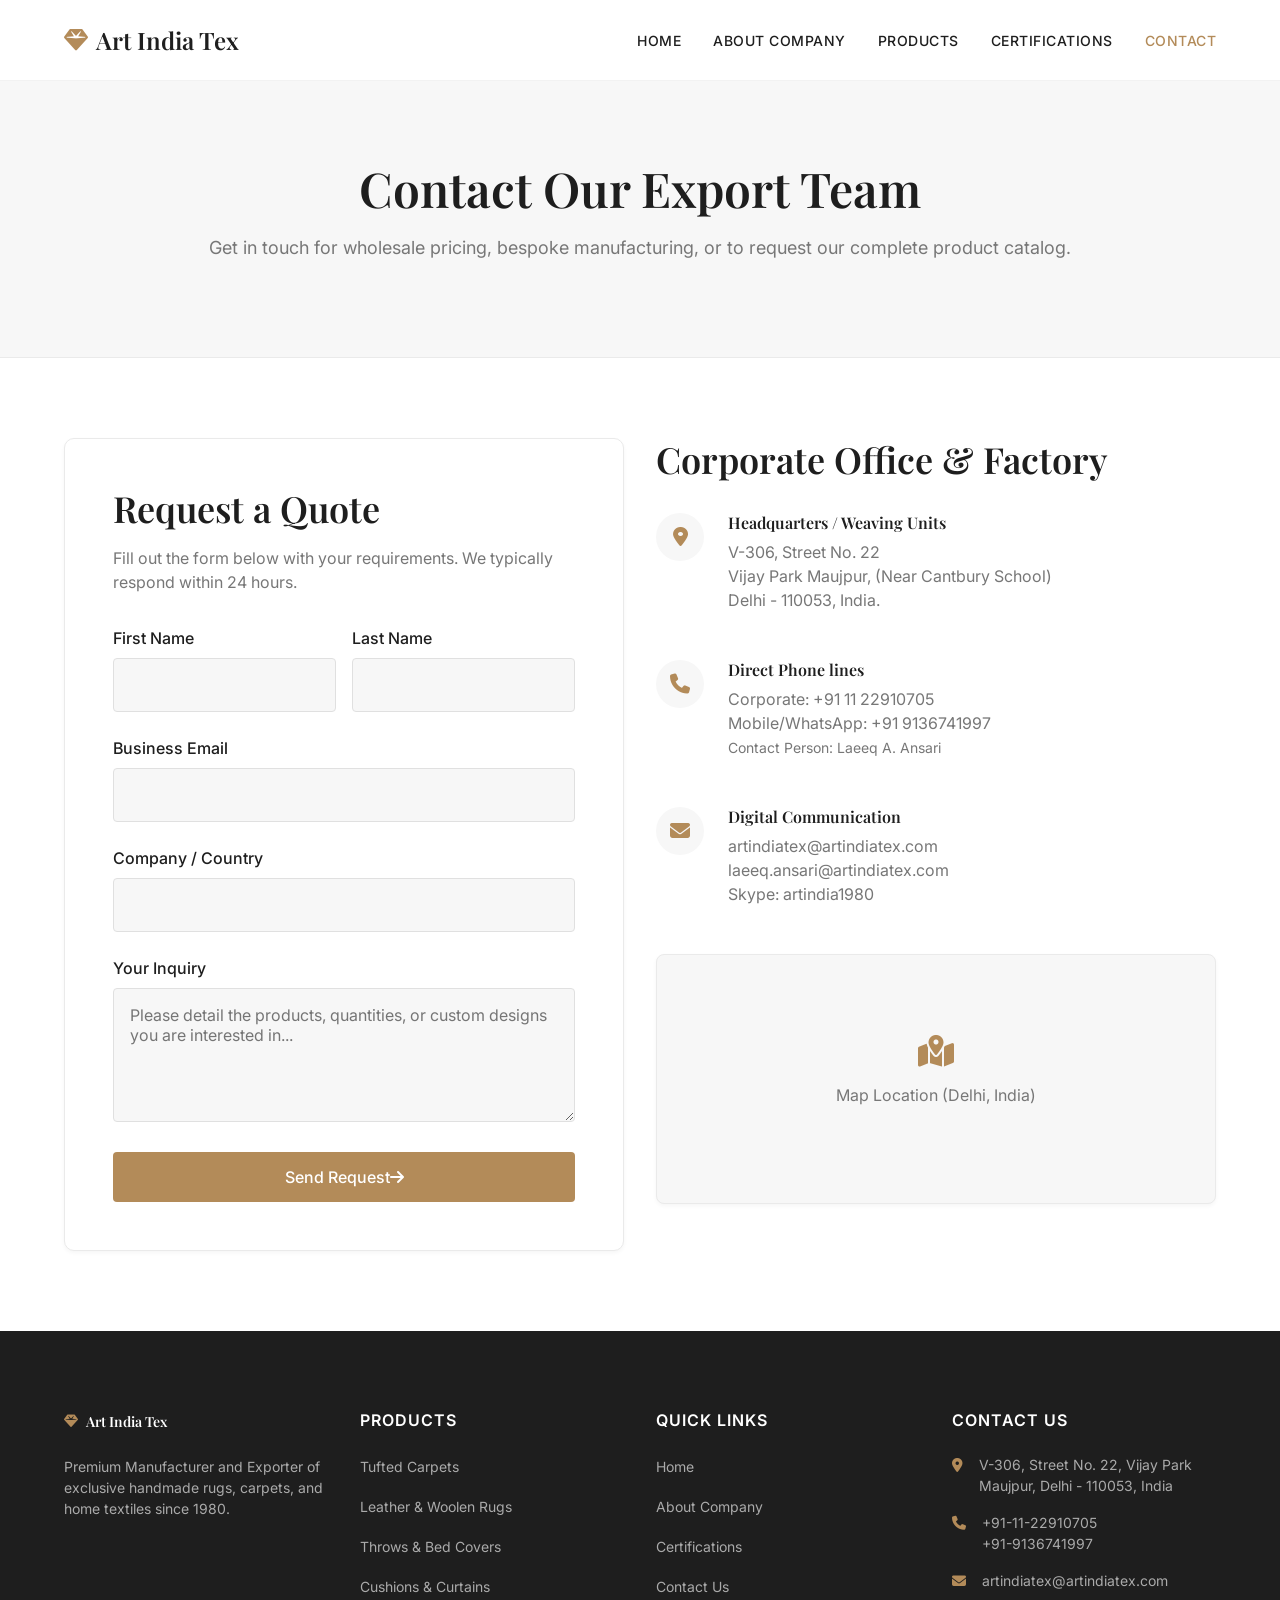
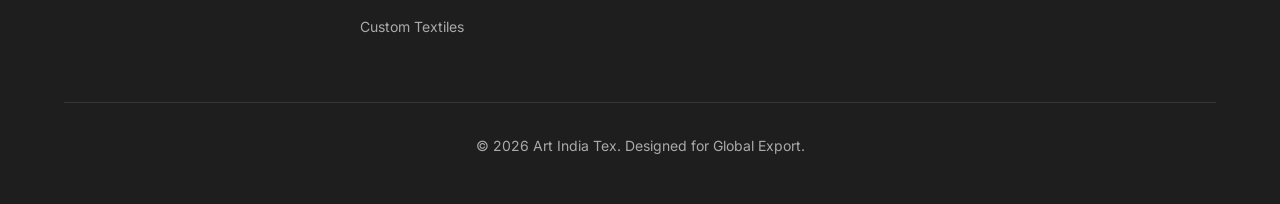
<file: contact.html>
<!DOCTYPE html>
<html lang="en">

<head>
    <meta charset="UTF-8">
    <meta name="viewport" content="width=device-width, initial-scale=1.0">
    <meta name="description"
        content="Contact Art India Tex for wholesale custom textile manufacturing inquiries and catalogs.">
    <title>Contact Us | Art India Tex</title>

    <link rel="preconnect" href="https://fonts.googleapis.com">
    <link rel="preconnect" href="https://fonts.gstatic.com" crossorigin>
    <link
        href="https://fonts.googleapis.com/css2?family=Inter:wght@400;500;600&family=Playfair+Display:wght@500;600;700&display=swap"
        rel="stylesheet">
    <link rel="stylesheet" href="https://cdnjs.cloudflare.com/ajax/libs/font-awesome/6.4.0/css/all.min.css">

    <link rel="stylesheet" href="src/styles/variables.css">
    <link rel="stylesheet" href="src/styles/main.css">

    <style>
        .page-header {
            padding: 160px 0 var(--spacing-80);
            background-color: var(--color-section-light);
            text-align: center;
            border-bottom: 1px solid #EAEAEA;
        }

        .contact-card {
            background-color: var(--color-background);
            padding: var(--spacing-48);
            border-radius: var(--radius-lg);
            box-shadow: var(--shadow-sm);
            height: 100%;
            border: 1px solid #EAEAEA;
        }

        .contact-info-item {
            display: flex;
            align-items: flex-start;
            margin-bottom: var(--spacing-32);
        }

        .contact-icon {
            width: 48px;
            height: 48px;
            background-color: var(--color-section-light);
            color: var(--color-primary);
            border-radius: 50%;
            display: flex;
            align-items: center;
            justify-content: center;
            font-size: 20px;
            margin-right: var(--spacing-24);
            flex-shrink: 0;
        }

        .contact-info-text {
            font-size: var(--font-size-base);
            line-height: var(--line-height-base);
        }

        .map-container {
            border-radius: var(--radius-md);
            overflow: hidden;
            height: 250px;
            margin-top: var(--spacing-32);
            box-shadow: var(--shadow-sm);
            border: 1px solid #EAEAEA;
        }
    </style>
</head>

<body>

    <!-- Navbar -->
    <header class="header">
        <div class="container nav">
            <a href="index.html" class="logo">
                <i class="fa-solid fa-gem logo-icon"></i>
                <span>Art India Tex</span>
            </a>
            <button class="mobile-menu-btn"><i class="fa-solid fa-bars"></i></button>
            <nav class="nav-links">
                <a href="index.html" class="nav-link">Home</a>
                <a href="about.html" class="nav-link">About Company</a>
                <a href="products.html" class="nav-link">Products</a>
                <a href="certificates.html" class="nav-link">Certifications</a>
                <a href="contact.html" class="nav-link active">Contact</a>
            </nav>
        </div>
    </header>

    <!-- Page Header -->
    <section class="page-header">
        <div class="container fade-up">
            <h1 class="mb-16">Contact Our Export Team</h1>
            <p class="text-muted max-w-2xl mx-auto" style="font-size: 18px;">Get in touch for wholesale pricing, bespoke
                manufacturing, or to request our complete product catalog.</p>
        </div>
    </section>

    <!-- Contact Section -->
    <section class="section">
        <div class="container">
            <div class="grid grid-cols-2 gap-64 fade-up">

                <!-- Contact Form -->
                <div class="contact-card">
                    <h2 class="mb-16">Request a Quote</h2>
                    <p class="text-muted mb-32">Fill out the form below with your requirements. We typically respond
                        within 24 hours.</p>

                    <form action="#" method="POST"
                        onsubmit="event.preventDefault(); alert('Inquiry sent successfully! We will contact you shortly.');">
                        <div class="grid grid-cols-2 gap-16 mb-24">
                            <div>
                                <label class="form-label" for="firstName">First Name</label>
                                <input type="text" id="firstName" class="form-control" required>
                            </div>
                            <div>
                                <label class="form-label" for="lastName">Last Name</label>
                                <input type="text" id="lastName" class="form-control" required>
                            </div>
                        </div>

                        <div class="form-group mb-24">
                            <label class="form-label" for="email">Business Email</label>
                            <input type="email" id="email" class="form-control" required>
                        </div>

                        <div class="form-group mb-24">
                            <label class="form-label" for="company">Company / Country</label>
                            <input type="text" id="company" class="form-control">
                        </div>

                        <div class="form-group mb-32">
                            <label class="form-label" for="inquiry">Your Inquiry</label>
                            <textarea id="inquiry" class="form-control" rows="5"
                                placeholder="Please detail the products, quantities, or custom designs you are interested in..."
                                required></textarea>
                        </div>

                        <button type="submit" class="btn btn-primary" style="width: 100%;">Send Request <i
                                class="fa-solid fa-arrow-right ml-8"></i></button>
                    </form>
                </div>

                <!-- Contact Info -->
                <div>
                    <h2 class="mb-32">Corporate Office & Factory</h2>

                    <div class="contact-info-item">
                        <div class="contact-icon"><i class="fa-solid fa-location-dot"></i></div>
                        <div class="contact-info-text">
                            <h4 class="mb-8 font-semibold text-dark">Headquarters / Weaving Units</h4>
                            <p class="text-muted">V-306, Street No. 22<br>Vijay Park Maujpur, (Near Cantbury
                                School)<br>Delhi - 110053, India.</p>
                        </div>
                    </div>

                    <div class="contact-info-item">
                        <div class="contact-icon"><i class="fa-solid fa-phone"></i></div>
                        <div class="contact-info-text">
                            <h4 class="mb-8 font-semibold text-dark">Direct Phone lines</h4>
                            <p class="text-muted">Corporate: +91 11 22910705<br>Mobile/WhatsApp: +91 9136741997<br><span
                                    class="text-small">Contact Person: Laeeq A. Ansari</span></p>
                        </div>
                    </div>

                    <div class="contact-info-item">
                        <div class="contact-icon"><i class="fa-solid fa-envelope"></i></div>
                        <div class="contact-info-text">
                            <h4 class="mb-8 font-semibold text-dark">Digital Communication</h4>
                            <p class="text-muted">artindiatex@artindiatex.com<br>laeeq.ansari@artindiatex.com<br>Skype:
                                artindia1980</p>
                        </div>
                    </div>

                    <div class="map-container flex items-center justify-center bg-gray-100"
                        style="background-color: var(--color-section-light);">
                        <div class="text-center text-muted p-24">
                            <i class="fa-solid fa-map-location-dot mb-16"
                                style="color: var(--color-primary); font-size: 32px;"></i>
                            <p class="font-medium">Map Location (Delhi, India)</p>
                        </div>
                    </div>
                </div>

            </div>
        </div>
    </section>

    <!-- 9. Footer (4 Columns) -->
    <footer class="footer">
        <div class="container">
            <div class="grid grid-cols-4 gap-32">
                <div>
                    <a href="index.html" class="logo mb-24" style="color: white;">
                        <i class="fa-solid fa-gem logo-icon"></i>
                        <span>Art India Tex</span>
                    </a>
                    <p>Premium Manufacturer and Exporter of exclusive handmade rugs, carpets, and home textiles since
                        1980.</p>
                </div>
                <div>
                    <h3>Products</h3>
                    <ul class="footer-links">
                        <li><a href="products.html">Tufted Carpets</a></li>
                        <li><a href="products.html">Leather & Woolen Rugs</a></li>
                        <li><a href="products.html">Throws & Bed Covers</a></li>
                        <li><a href="products.html">Cushions & Curtains</a></li>
                        <li><a href="products.html">Custom Textiles</a></li>
                    </ul>
                </div>
                <div>
                    <h3>Quick Links</h3>
                    <ul class="footer-links">
                        <li><a href="index.html">Home</a></li>
                        <li><a href="about.html">About Company</a></li>
                        <li><a href="certificates.html">Certifications</a></li>
                        <li><a href="contact.html">Contact Us</a></li>
                    </ul>
                </div>
                <div>
                    <h3>Contact Us</h3>
                    <ul class="footer-contact">
                        <li>
                            <i class="fa-solid fa-location-dot"></i>
                            <span>V-306, Street No. 22, Vijay Park Maujpur, Delhi - 110053, India</span>
                        </li>
                        <li>
                            <i class="fa-solid fa-phone"></i>
                            <span>+91-11-22910705<br>+91-9136741997</span>
                        </li>
                        <li>
                            <i class="fa-solid fa-envelope"></i>
                            <span>artindiatex@artindiatex.com</span>
                        </li>
                    </ul>
                </div>
            </div>
            <div class="footer-bottom">
                <p>&copy; 2026 Art India Tex. Designed for Global Export.</p>
            </div>
        </div>
    </footer>

    <script src="src/js/main.js"></script>
</body>

</html>
</file>
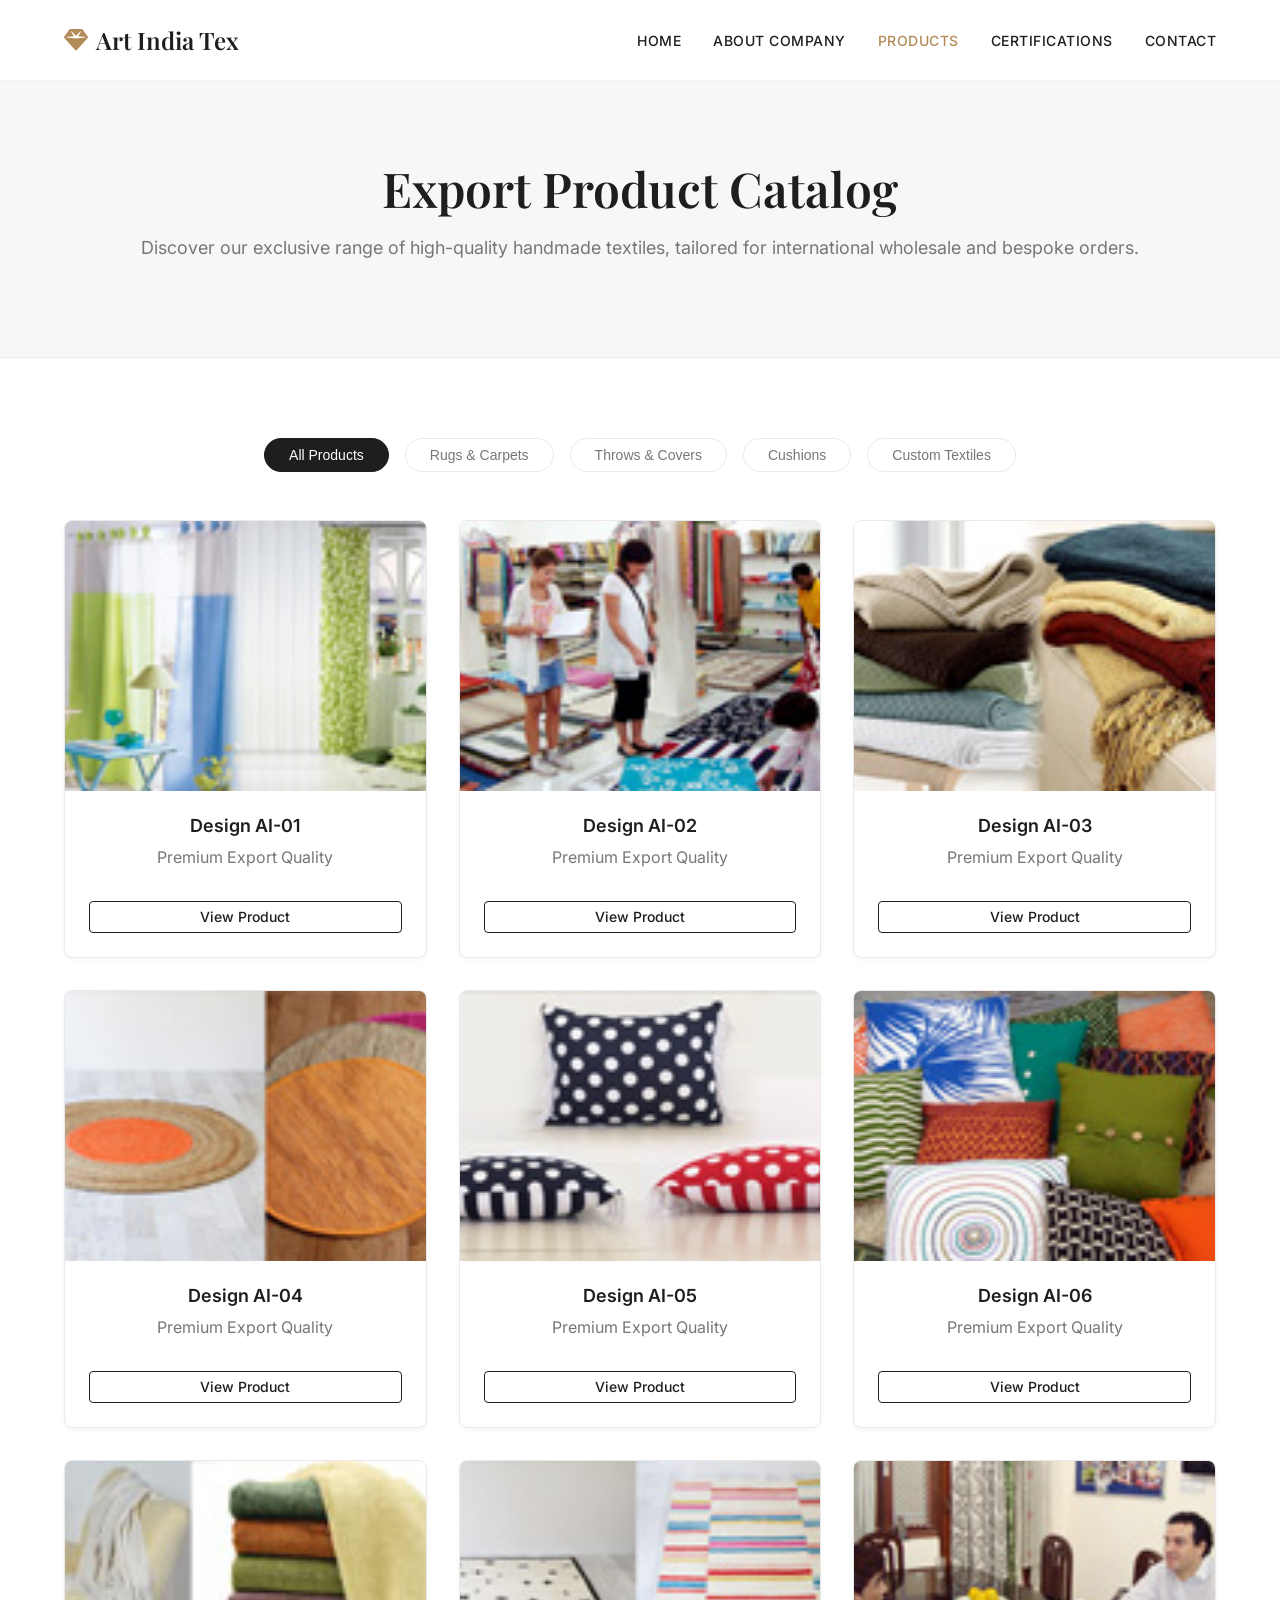
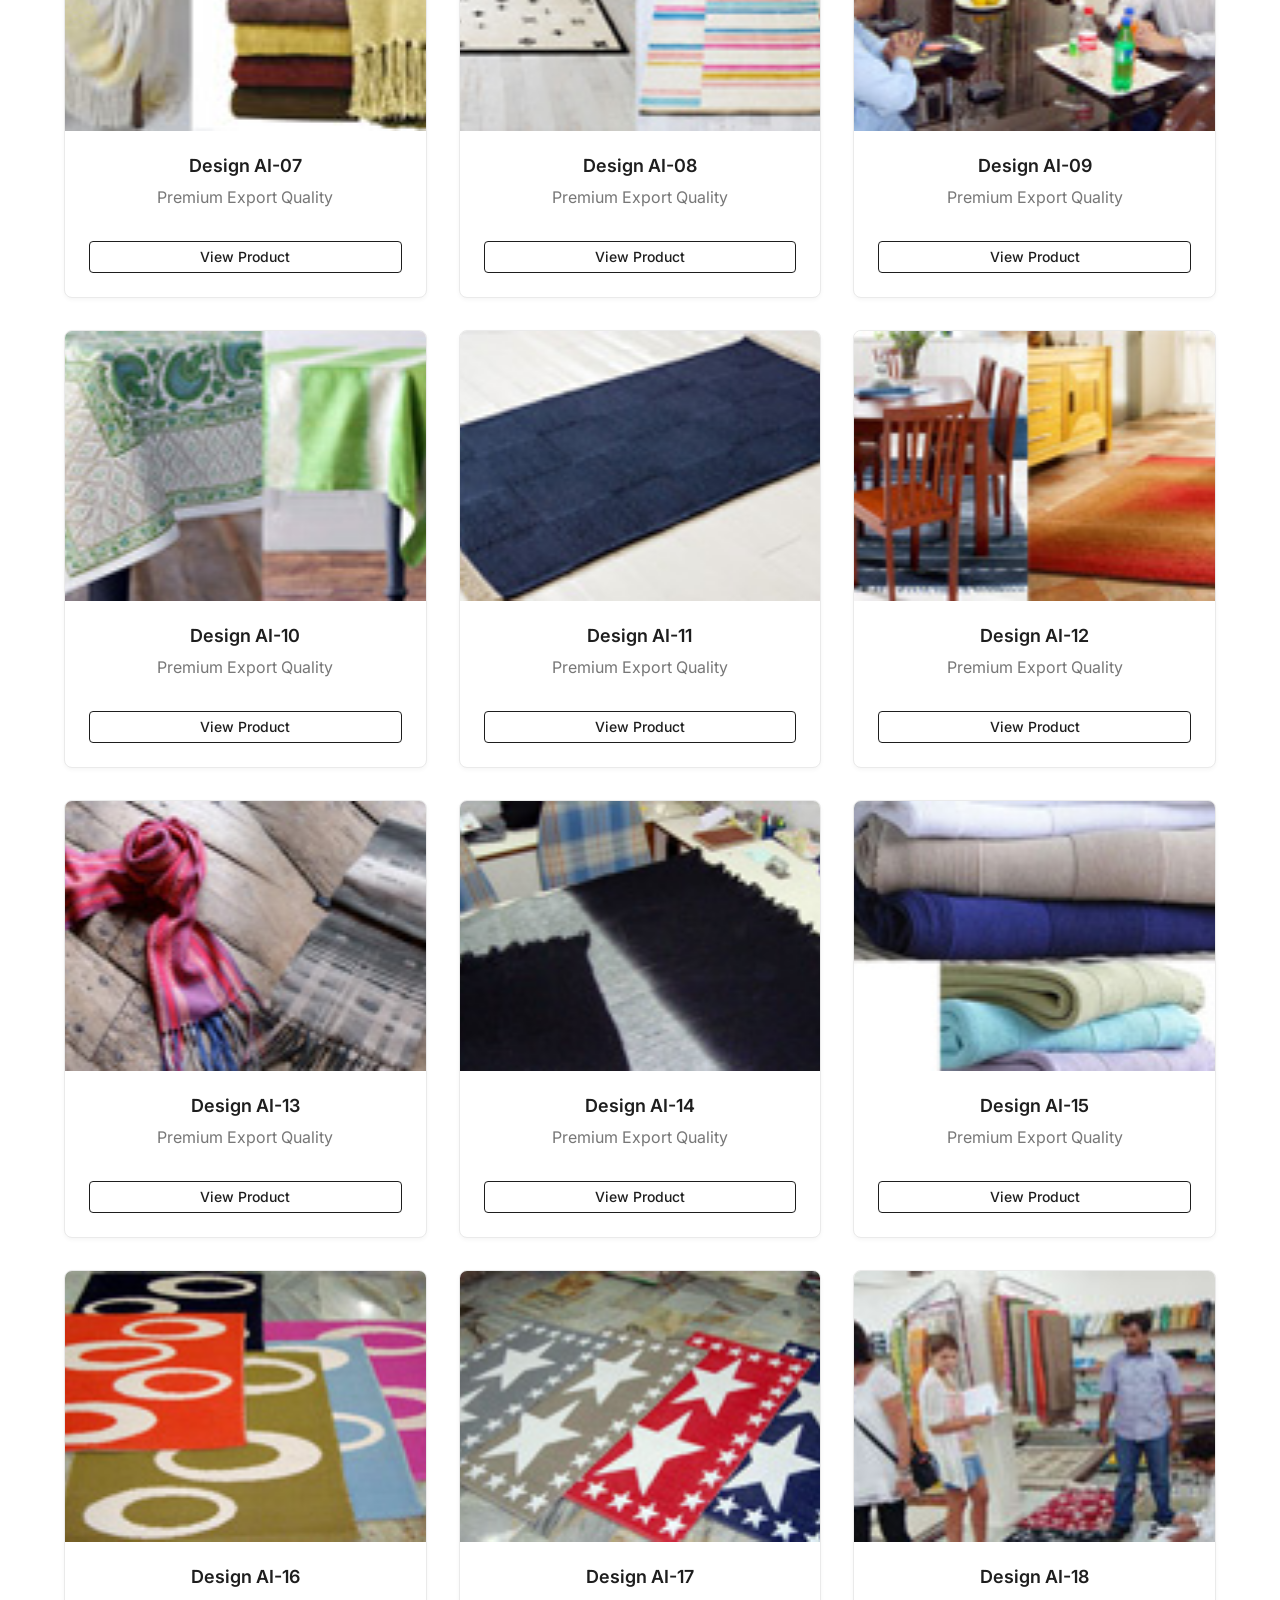
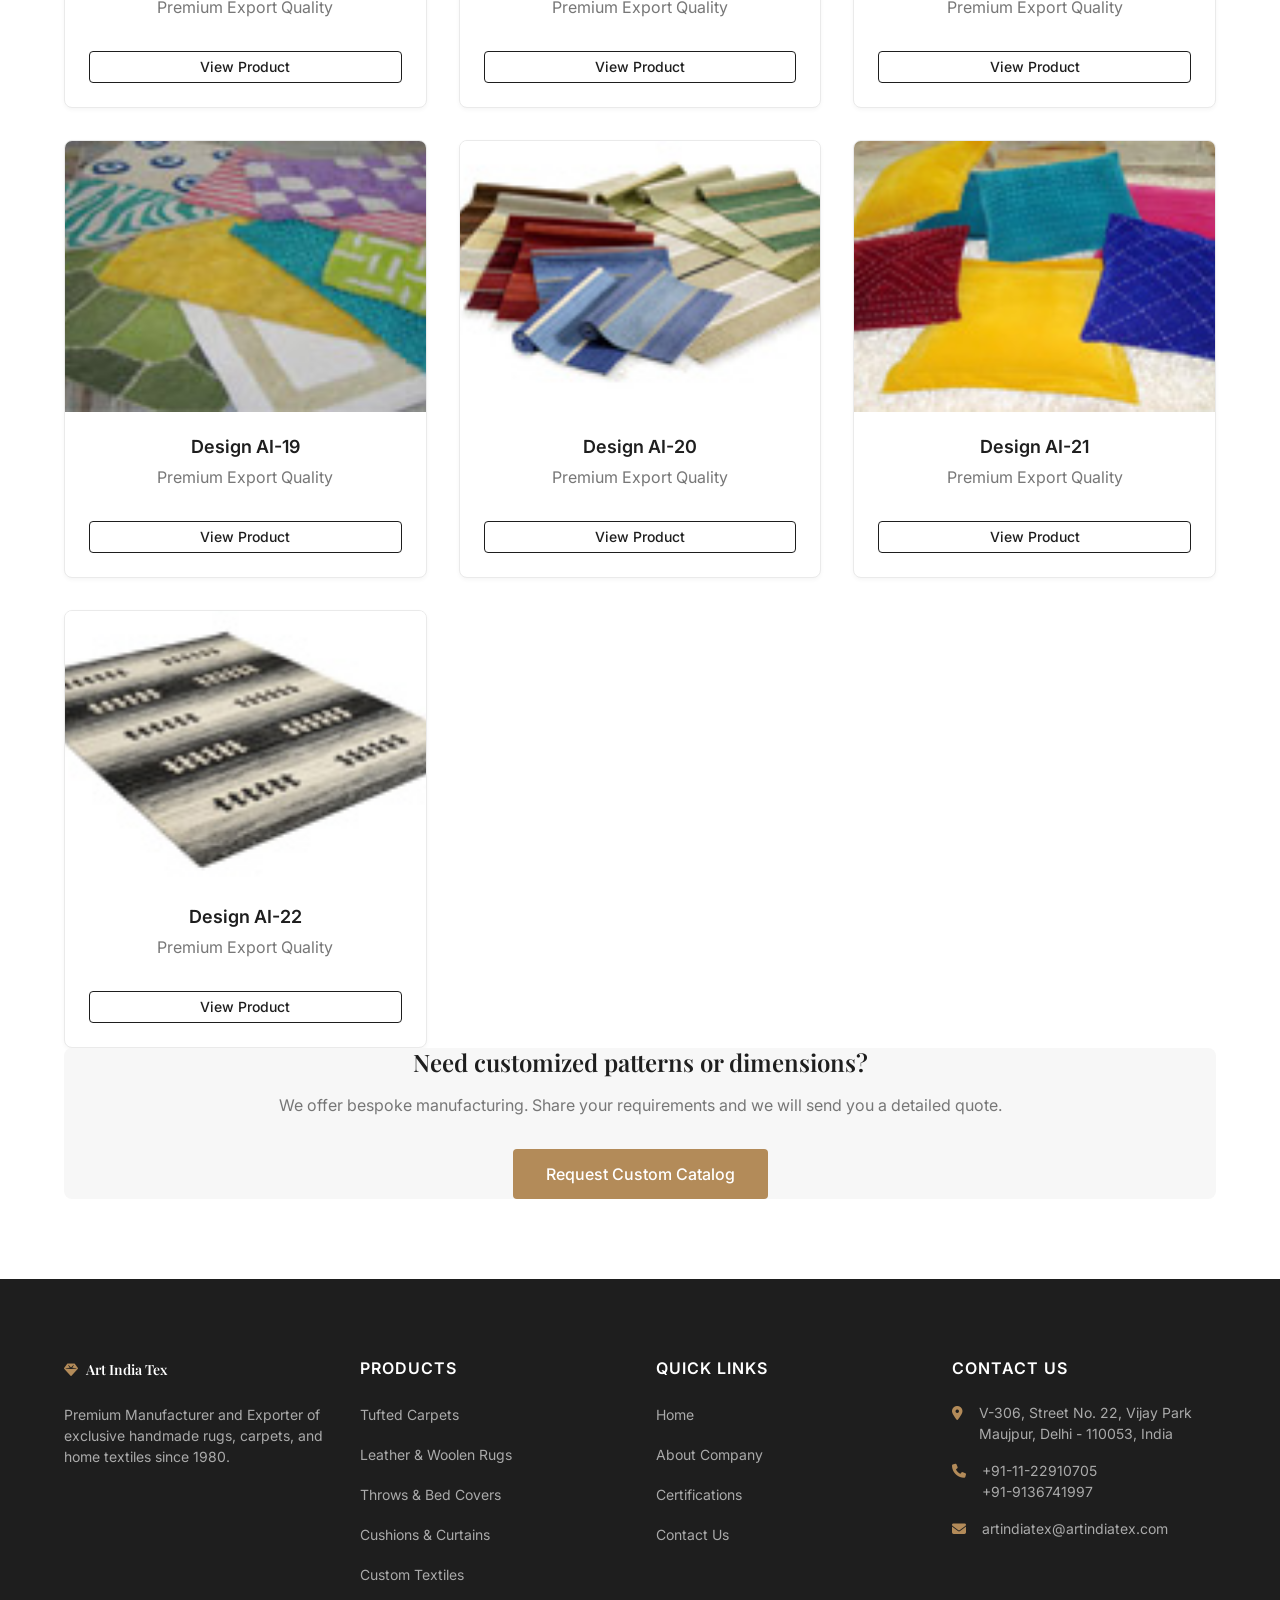
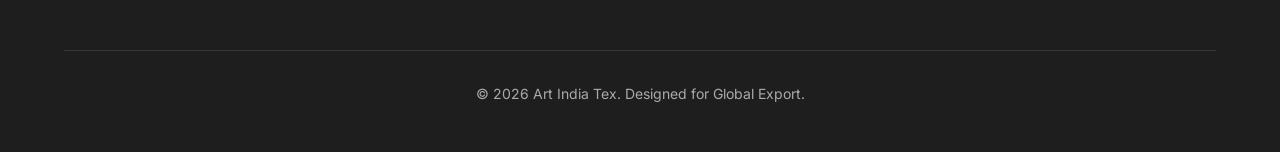
<file: products.html>
<!DOCTYPE html>
<html lang="en">

<head>
    <meta charset="UTF-8">
    <meta name="viewport" content="width=device-width, initial-scale=1.0">
    <meta name="description"
        content="Explore Art India Tex collections: Premium Handmade Rugs, Carpets, Throws, Cushions, and Home Textiles.">
    <title>Collections | Art India Tex</title>

    <link rel="preconnect" href="https://fonts.googleapis.com">
    <link rel="preconnect" href="https://fonts.gstatic.com" crossorigin>
    <link
        href="https://fonts.googleapis.com/css2?family=Inter:wght@400;500;600&family=Playfair+Display:wght@500;600;700&display=swap"
        rel="stylesheet">
    <link rel="stylesheet" href="https://cdnjs.cloudflare.com/ajax/libs/font-awesome/6.4.0/css/all.min.css">

    <link rel="stylesheet" href="src/styles/variables.css">
    <link rel="stylesheet" href="src/styles/main.css">

    <style>
        .page-header {
            padding: 160px 0 var(--spacing-80);
            background-color: var(--color-section-light);
            text-align: center;
            border-bottom: 1px solid #EAEAEA;
        }

        .filter-btn {
            padding: var(--spacing-8) var(--spacing-24);
            background: none;
            border: 1px solid #EAEAEA;
            border-radius: var(--radius-full);
            cursor: pointer;
            font-weight: 500;
            color: var(--color-text-muted);
            transition: all var(--transition-fast);
            font-size: var(--font-size-sm);
        }

        .filter-btn:hover,
        .filter-btn.active {
            background-color: var(--color-dark);
            color: var(--color-text-light);
            border-color: var(--color-dark);
        }

        .products-grid {
            display: grid;
            grid-template-columns: repeat(auto-fill, minmax(280px, 1fr));
            gap: var(--spacing-32);
        }

        /* Product Card Strict Style overrides */
        .product-card {
            border: 1px solid #EAEAEA;
            background: var(--color-background);
            border-radius: var(--radius-md);
            /* 8px/10px */
            overflow: hidden;
            box-shadow: var(--shadow-sm);
            /* Soft shadow */
            transition: transform var(--transition-normal), box-shadow var(--transition-normal);
            display: flex;
            flex-direction: column;
        }

        .product-card:hover {
            transform: translateY(-8px);
            /* Lift slightly on hover */
            box-shadow: var(--shadow-lg);
        }

        .product-img-wrap {
            aspect-ratio: 4/3;
            /* Consistent aspect ratio */
            overflow: hidden;
            background-color: #F1F1F1;
        }

        .product-img-wrap img {
            width: 100%;
            height: 100%;
            object-fit: cover;
            transition: transform var(--transition-slow);
        }

        .product-card:hover .product-img-wrap img {
            transform: scale(1.05);
            /* Image zoom inside container on hover */
        }

        .product-info {
            padding: var(--spacing-24);
            text-align: center;
            flex-grow: 1;
            display: flex;
            flex-direction: column;
            justify-content: space-between;
        }

        .btn-view {
            width: 100%;
            padding: var(--spacing-8) var(--spacing-16);
            font-size: var(--font-size-sm);
            margin-top: var(--spacing-16);
        }
    </style>
</head>

<body>

    <!-- Navbar -->
    <header class="header">
        <div class="container nav">
            <a href="index.html" class="logo">
                <i class="fa-solid fa-gem logo-icon"></i>
                <span>Art India Tex</span>
            </a>
            <button class="mobile-menu-btn"><i class="fa-solid fa-bars"></i></button>
            <nav class="nav-links">
                <a href="index.html" class="nav-link">Home</a>
                <a href="about.html" class="nav-link">About Company</a>
                <a href="products.html" class="nav-link active">Products</a>
                <a href="certificates.html" class="nav-link">Certifications</a>
                <a href="contact.html" class="nav-link">Contact</a>
            </nav>
        </div>
    </header>

    <!-- Page Header -->
    <section class="page-header">
        <div class="container fade-up">
            <h1 class="mb-16">Export Product Catalog</h1>
            <p class="text-muted text-small max-w-2xl mx-auto" style="font-size: 18px;">Discover our exclusive range of
                high-quality handmade textiles, tailored for international wholesale and bespoke orders.</p>
        </div>
    </section>

    <!-- Gallery Section -->
    <section class="section">
        <div class="container">

            <div class="text-center mb-48 fade-up">
                <div class="flex flex-wrap justify-center gap-16">
                    <button class="filter-btn active">All Products</button>
                    <button class="filter-btn">Rugs & Carpets</button>
                    <button class="filter-btn">Throws & Covers</button>
                    <button class="filter-btn">Cushions</button>
                    <button class="filter-btn">Custom Textiles</button>
                </div>
            </div>

            <div class="products-grid fade-up" id="productGrid">
                <!-- Products generated dynamically via JS below -->
            </div>

            <div class="text-center mt-64 fade-up p-32"
                style="background-color: var(--color-section-light); border-radius: var(--radius-md);">
                <h3 class="mb-16" style="font-size: 24px;">Need customized patterns or dimensions?</h3>
                <p class="text-muted mb-32">We offer bespoke manufacturing. Share your requirements and we will send you
                    a detailed quote.</p>
                <a href="contact.html" class="btn btn-primary">Request Custom Catalog</a>
            </div>

        </div>
    </section>

    <!-- 9. Footer (4 Columns) -->
    <footer class="footer">
        <div class="container">
            <div class="grid grid-cols-4 gap-32">
                <!-- Col 1: Company -->
                <div>
                    <a href="index.html" class="logo mb-24" style="color: white;">
                        <i class="fa-solid fa-gem logo-icon"></i>
                        <span>Art India Tex</span>
                    </a>
                    <p>Premium Manufacturer and Exporter of exclusive handmade rugs, carpets, and home textiles since
                        1980.</p>
                </div>

                <!-- Col 2: Products -->
                <div>
                    <h3>Products</h3>
                    <ul class="footer-links">
                        <li><a href="products.html">Tufted Carpets</a></li>
                        <li><a href="products.html">Leather & Woolen Rugs</a></li>
                        <li><a href="products.html">Throws & Bed Covers</a></li>
                        <li><a href="products.html">Cushions & Curtains</a></li>
                        <li><a href="products.html">Custom Textiles</a></li>
                    </ul>
                </div>

                <!-- Col 3: Quick Links -->
                <div>
                    <h3>Quick Links</h3>
                    <ul class="footer-links">
                        <li><a href="index.html">Home</a></li>
                        <li><a href="about.html">About Company</a></li>
                        <li><a href="certificates.html">Certifications</a></li>
                        <li><a href="contact.html">Contact Us</a></li>
                    </ul>
                </div>

                <!-- Col 4: Contact Info -->
                <div>
                    <h3>Contact Us</h3>
                    <ul class="footer-contact">
                        <li>
                            <i class="fa-solid fa-location-dot"></i>
                            <span>V-306, Street No. 22, Vijay Park Maujpur, Delhi - 110053, India</span>
                        </li>
                        <li>
                            <i class="fa-solid fa-phone"></i>
                            <span>+91-11-22910705<br>+91-9136741997</span>
                        </li>
                        <li>
                            <i class="fa-solid fa-envelope"></i>
                            <span>artindiatex@artindiatex.com</span>
                        </li>
                    </ul>
                </div>
            </div>

            <div class="footer-bottom">
                <p>&copy; 2026 Art India Tex. Designed for Global Export.</p>
            </div>
        </div>
    </footer>

    <script src="src/js/main.js"></script>
    <script>
        document.addEventListener('DOMContentLoaded', () => {
            const productGrid = document.getElementById('productGrid');
            let html = '';

            // Loop for 22 images
            for (let i = 1; i <= 22; i++) {
                const num = i.toString().padStart(2, '0');
                html += `
                <div class="product-card">
                    <div class="product-img-wrap">
                        <img src="assets/images/thumbs/${num}.jpg" alt="Art India Tex Collection ${num}" loading="lazy">
                    </div>
                    <div class="product-info">
                        <div>
                            <h4 class="mb-8" style="font-family: var(--font-family-sans); font-size: 18px; color: var(--color-dark);">Design AI-${num}</h4>
                            <p class="text-sm text-muted mb-0">Premium Export Quality</p>
                        </div>
                        <a href="#" class="btn btn-outline-dark btn-view">View Product</a>
                    </div>
                </div>`;
            }

            if (productGrid) {
                productGrid.innerHTML = html;
            }
        });
    </script>
</body>

</html>
</file>
<file: src/styles/variables.css>
:root {
  /* Colors - Refined Textile/Export Palette */
  --color-primary: #B38B59;
  /* Warm gold / textile tone */
  --color-primary-dark: #9A774B;

  --color-dark: #1E1E1E;
  --color-dark-light: #2A2A2A;

  --color-background: #FFFFFF;
  --color-section-light: #F7F7F7;

  --color-text-main: #444444;
  --color-text-heading: #1E1E1E;
  --color-text-light: #FFFFFF;
  --color-text-muted: #777777;

  /* Typography */
  --font-family-sans: 'Inter', system-ui, -apple-system, sans-serif;
  --font-family-serif: 'Playfair Display', Georgia, serif;

  /* Font Scale */
  --font-size-sm: 14px;
  --font-size-base: 16px;
  --font-size-h3: 24px;
  --font-size-h2: 36px;
  --font-size-h1: 48px;
  --line-height-base: 1.5;
  --line-height-heading: 1.2;

  /* Spacing System */
  --spacing-8: 8px;
  --spacing-16: 16px;
  --spacing-24: 24px;
  --spacing-32: 32px;
  --spacing-48: 48px;
  --spacing-64: 64px;
  --spacing-80: 80px;
  /* Standard section padding */
  --spacing-96: 96px;

  /* Layout */
  --container-width: 1200px;

  /* Elevation (Soft Shadows) */
  --shadow-sm: 0 2px 4px rgba(0, 0, 0, 0.04);
  --shadow-md: 0 4px 12px rgba(0, 0, 0, 0.06);
  --shadow-lg: 0 12px 24px rgba(0, 0, 0, 0.08);

  /* Border Radius */
  --radius-sm: 4px;
  --radius-md: 8px;
  /* Standard for cards */
  --radius-lg: 10px;
  --radius-full: 9999px;

  /* Transitions */
  --transition-fast: 0.2s ease;
  --transition-normal: 0.3s ease;
}
</file>
<file: src/styles/main.css>
/* Reset & Base */
*,
*::before,
*::after {
    box-sizing: border-box;
    margin: 0;
    padding: 0;
}

html {
    font-size: 16px;
    scroll-behavior: smooth;
}

body {
    font-family: var(--font-family-sans);
    background-color: var(--color-background);
    color: var(--color-text-main);
    line-height: var(--line-height-base);
    -webkit-font-smoothing: antialiased;
    font-size: var(--font-size-base);
}

h1,
h2,
h3,
h4,
h5,
h6 {
    font-family: var(--font-family-serif);
    font-weight: 600;
    line-height: var(--line-height-heading);
    color: var(--color-text-heading);
    margin-bottom: var(--spacing-24);
}

h1 {
    font-size: var(--font-size-h1);
}

h2 {
    font-size: var(--font-size-h2);
}

h3 {
    font-size: var(--font-size-h3);
}

p {
    margin-bottom: var(--spacing-16);
}

a {
    color: inherit;
    text-decoration: none;
    transition: color var(--transition-fast);
}

img {
    max-width: 100%;
    height: auto;
    display: block;
}

ul {
    list-style: none;
}

/* Utilities */
.text-primary {
    color: var(--color-primary);
}

.text-dark {
    color: var(--color-dark);
}

.text-muted {
    color: var(--color-text-muted);
}

.text-center {
    text-align: center;
}

.text-small {
    font-size: var(--font-size-sm);
}

/* Layout */
.container {
    width: 100%;
    max-width: var(--container-width);
    margin: 0 auto;
    padding: 0 var(--spacing-24);
}

.section {
    padding: var(--spacing-80) 0;
}

.section-light {
    background-color: var(--color-section-light);
}

.section-dark {
    background-color: var(--color-dark);
    color: var(--color-text-light);
}

.section-dark h1,
.section-dark h2,
.section-dark h3 {
    color: var(--color-text-light);
}

.grid {
    display: grid;
    gap: var(--spacing-32);
}

.grid-cols-2 {
    grid-template-columns: repeat(2, 1fr);
}

.grid-cols-3 {
    grid-template-columns: repeat(3, 1fr);
}

.grid-cols-4 {
    grid-template-columns: repeat(4, 1fr);
}

@media (max-width: 1024px) {
    .grid-cols-4 {
        grid-template-columns: repeat(2, 1fr);
    }
}

@media (max-width: 768px) {

    .grid-cols-3,
    .grid-cols-4,
    .grid-cols-2 {
        grid-template-columns: 1fr;
    }

    .section {
        padding: var(--spacing-64) 0;
    }

    h1 {
        font-size: 36px;
    }

    h2 {
        font-size: 28px;
    }
}

.flex {
    display: flex;
}

.flex-col {
    flex-direction: column;
}

.items-center {
    align-items: center;
}

.justify-center {
    justify-content: center;
}

.justify-between {
    justify-content: space-between;
}

.gap-8 {
    gap: var(--spacing-8);
}

.gap-16 {
    gap: var(--spacing-16);
}

.gap-24 {
    gap: var(--spacing-24);
}

.mb-8 {
    margin-bottom: var(--spacing-8);
}

.mb-16 {
    margin-bottom: var(--spacing-16);
}

.mb-24 {
    margin-bottom: var(--spacing-24);
}

.mb-32 {
    margin-bottom: var(--spacing-32);
}

.mb-48 {
    margin-bottom: var(--spacing-48);
}

/* Buttons */
.btn {
    display: inline-flex;
    align-items: center;
    justify-content: center;
    padding: var(--spacing-16) var(--spacing-32);
    font-family: var(--font-family-sans);
    font-weight: 500;
    font-size: var(--font-size-base);
    border-radius: var(--radius-sm);
    /* Slightly softer than pure sharp, keeping it professional */
    cursor: pointer;
    transition: all var(--transition-fast);
    border: 1px solid transparent;
    line-height: 1;
}

.btn-primary {
    background-color: var(--color-primary);
    color: var(--color-text-light);
}

.btn-primary:hover {
    background-color: var(--color-primary-dark);
}

.btn-outline {
    background-color: transparent;
    color: var(--color-text-light);
    border-color: var(--color-text-light);
}

.btn-outline:hover {
    background-color: var(--color-text-light);
    color: var(--color-dark);
}

.btn-outline-dark {
    background-color: transparent;
    color: var(--color-dark);
    border-color: var(--color-dark);
}

.btn-outline-dark:hover {
    background-color: var(--color-dark);
    color: var(--color-text-light);
}

/* Header / Navbar */
.header {
    position: fixed;
    top: 0;
    left: 0;
    width: 100%;
    background-color: rgba(255, 255, 255, 0.98);
    border-bottom: 1px solid rgba(0, 0, 0, 0.05);
    z-index: 1000;
    transition: all var(--transition-normal);
}

.header.scrolled {
    box-shadow: var(--shadow-sm);
}

.nav {
    display: flex;
    align-items: center;
    justify-content: space-between;
    height: 80px;
}

.logo {
    font-family: var(--font-family-serif);
    font-size: var(--font-size-h3);
    font-weight: 600;
    color: var(--color-dark);
    display: flex;
    align-items: center;
    gap: var(--spacing-8);
}

.logo-icon {
    color: var(--color-primary);
}

.nav-links {
    display: flex;
    gap: var(--spacing-32);
    align-items: center;
}

.nav-link {
    font-weight: 500;
    font-size: var(--font-size-sm);
    color: var(--color-dark);
    text-transform: uppercase;
    letter-spacing: 0.5px;
    position: relative;
}

.nav-link:hover,
.nav-link.active {
    color: var(--color-primary);
}

.mobile-menu-btn {
    display: none;
    background: none;
    border: none;
    font-size: 24px;
    color: var(--color-dark);
    cursor: pointer;
}

@media (max-width: 992px) {
    .nav-links {
        position: fixed;
        top: 80px;
        left: -100%;
        width: 100%;
        height: calc(100vh - 80px);
        background-color: var(--color-background);
        flex-direction: column;
        justify-content: center;
        gap: var(--spacing-32);
        transition: left var(--transition-normal);
    }

    .nav-links.active {
        left: 0;
    }

    .mobile-menu-btn {
        display: block;
    }
}

/* Cards (Products & General) */
.card {
    background-color: var(--color-background);
    border-radius: var(--radius-md);
    overflow: hidden;
    box-shadow: var(--shadow-sm);
    transition: transform var(--transition-normal), box-shadow var(--transition-normal);
}

.card:hover {
    transform: translateY(-4px);
    box-shadow: var(--shadow-lg);
}

/* Forms */
.form-group {
    margin-bottom: var(--spacing-24);
}

.form-label {
    display: block;
    font-weight: 500;
    margin-bottom: var(--spacing-8);
    color: var(--color-dark);
}

.form-control {
    width: 100%;
    padding: var(--spacing-16);
    border: 1px solid #E0E0E0;
    border-radius: var(--radius-sm);
    font-family: var(--font-family-sans);
    font-size: var(--font-size-base);
    transition: border-color var(--transition-fast);
    background-color: var(--color-section-light);
}

.form-control:focus {
    outline: none;
    border-color: var(--color-primary);
    background-color: var(--color-background);
}

/* Footer (4 Columns) */
.footer {
    background-color: var(--color-dark);
    color: var(--color-text-light);
    padding: var(--spacing-80) 0 var(--spacing-32);
}

.footer h3 {
    color: var(--color-text-light);
    font-size: var(--font-size-base);
    margin-bottom: var(--spacing-24);
    font-family: var(--font-family-sans);
    font-weight: 600;
    text-transform: uppercase;
    letter-spacing: 1px;
}

.footer p,
.footer a {
    color: #AAAAAA;
    font-size: var(--font-size-sm);
}

.footer a:hover {
    color: var(--color-primary);
}

.footer-links {
    display: flex;
    flex-direction: column;
    gap: var(--spacing-16);
}

.footer-contact li {
    display: flex;
    align-items: flex-start;
    gap: var(--spacing-16);
    margin-bottom: var(--spacing-16);
    color: #AAAAAA;
    font-size: var(--font-size-sm);
}

.footer-contact i {
    color: var(--color-primary);
    margin-top: 4px;
}

.footer-bottom {
    margin-top: var(--spacing-64);
    padding-top: var(--spacing-32);
    border-top: 1px solid rgba(255, 255, 255, 0.1);
    text-align: center;
}

/* Animations */
.fade-up {
    opacity: 0;
    transform: translateY(20px);
    transition: opacity 0.6s ease-out, transform 0.6s ease-out;
}

.fade-up.visible {
    opacity: 1;
    transform: translateY(0);
}
</file>
